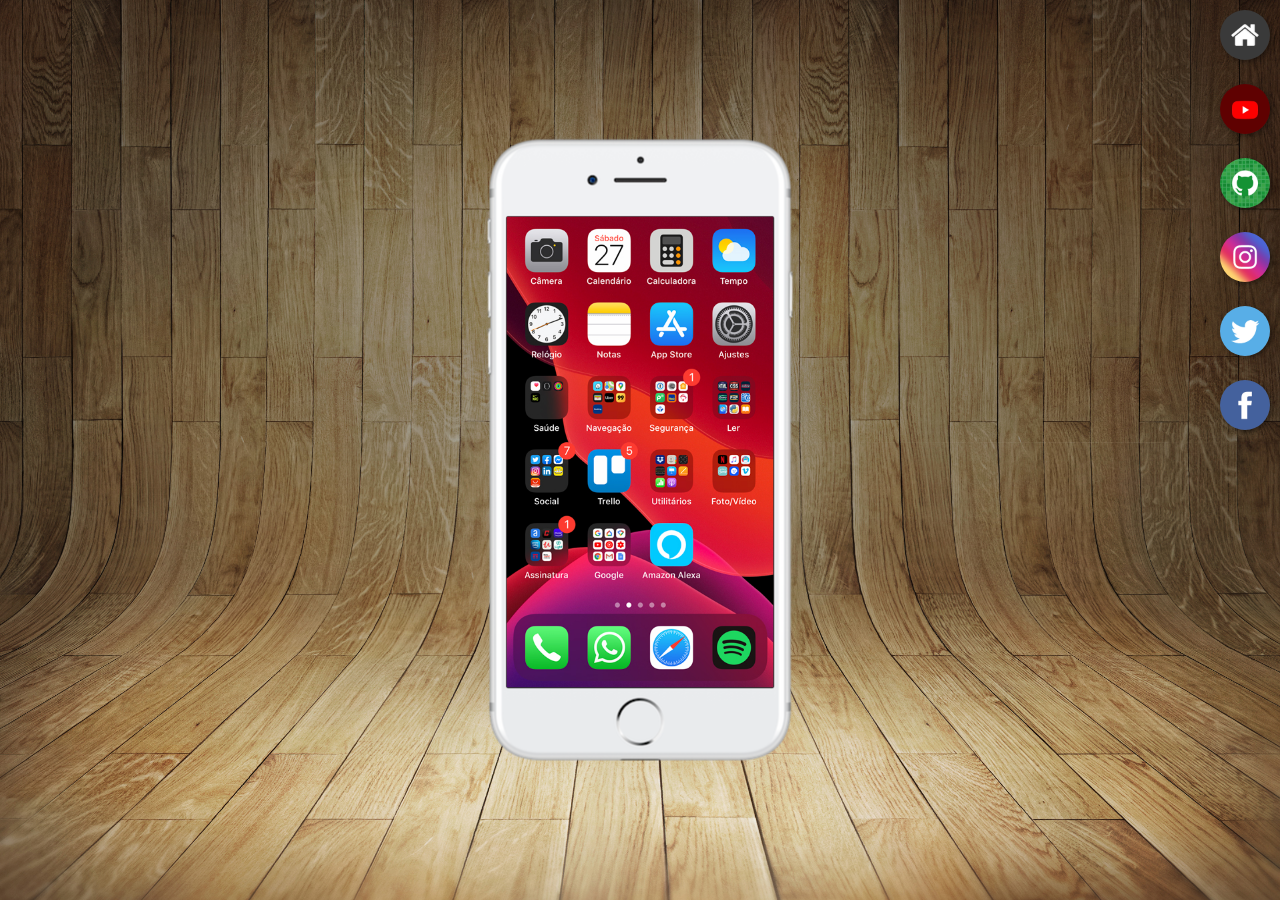
<file: index.html>
<!DOCTYPE html>
<html lang="pt-br">
<head>
    <meta charset="UTF-8">
    <meta name="viewport" content="width=device-width, initial-scale=1.0">
    <title>projeto redes sociais</title>
    <link rel="shortcut icon" href="favicon.ico" type="image/x-icon">
    <link rel="stylesheet" href="estilos/style.css">
</head>
<body>
    <main>
        <section id="telefone">
            <iframe src="home.html" name="tela" id="tela" frameborder="0">
                seu navegador não é compatível com isso.
            </iframe>
        </section>
        <section id="redes-sociais">
            <a href="home.html" target="tela"> <img src="imagens/logo-home.jpg" alt="Home"></a><br>
            <a href="youtube.html" target="tela"> <img src="imagens/logo-youtube.jpg" alt="Youtube"></a><br>
            <a href="github.html" target="tela"><img src="imagens/logo-github.jpg" alt="GitHub"></a><br>
            <a href="instagram.html" target="tela"><img src="imagens/logo-instagram.jpg" alt="Instagram"></a><br>
            <a href="twitter.html" target="tela"><img src="imagens/logo-twitter.jpg" alt="twitter"></a><br>
            <a href="facebook.html" target="tela"><img src="imagens/logo-facebook.jpg" alt="Facebook"></a>
        </section>
    </main>
</body>
</html>
</file>
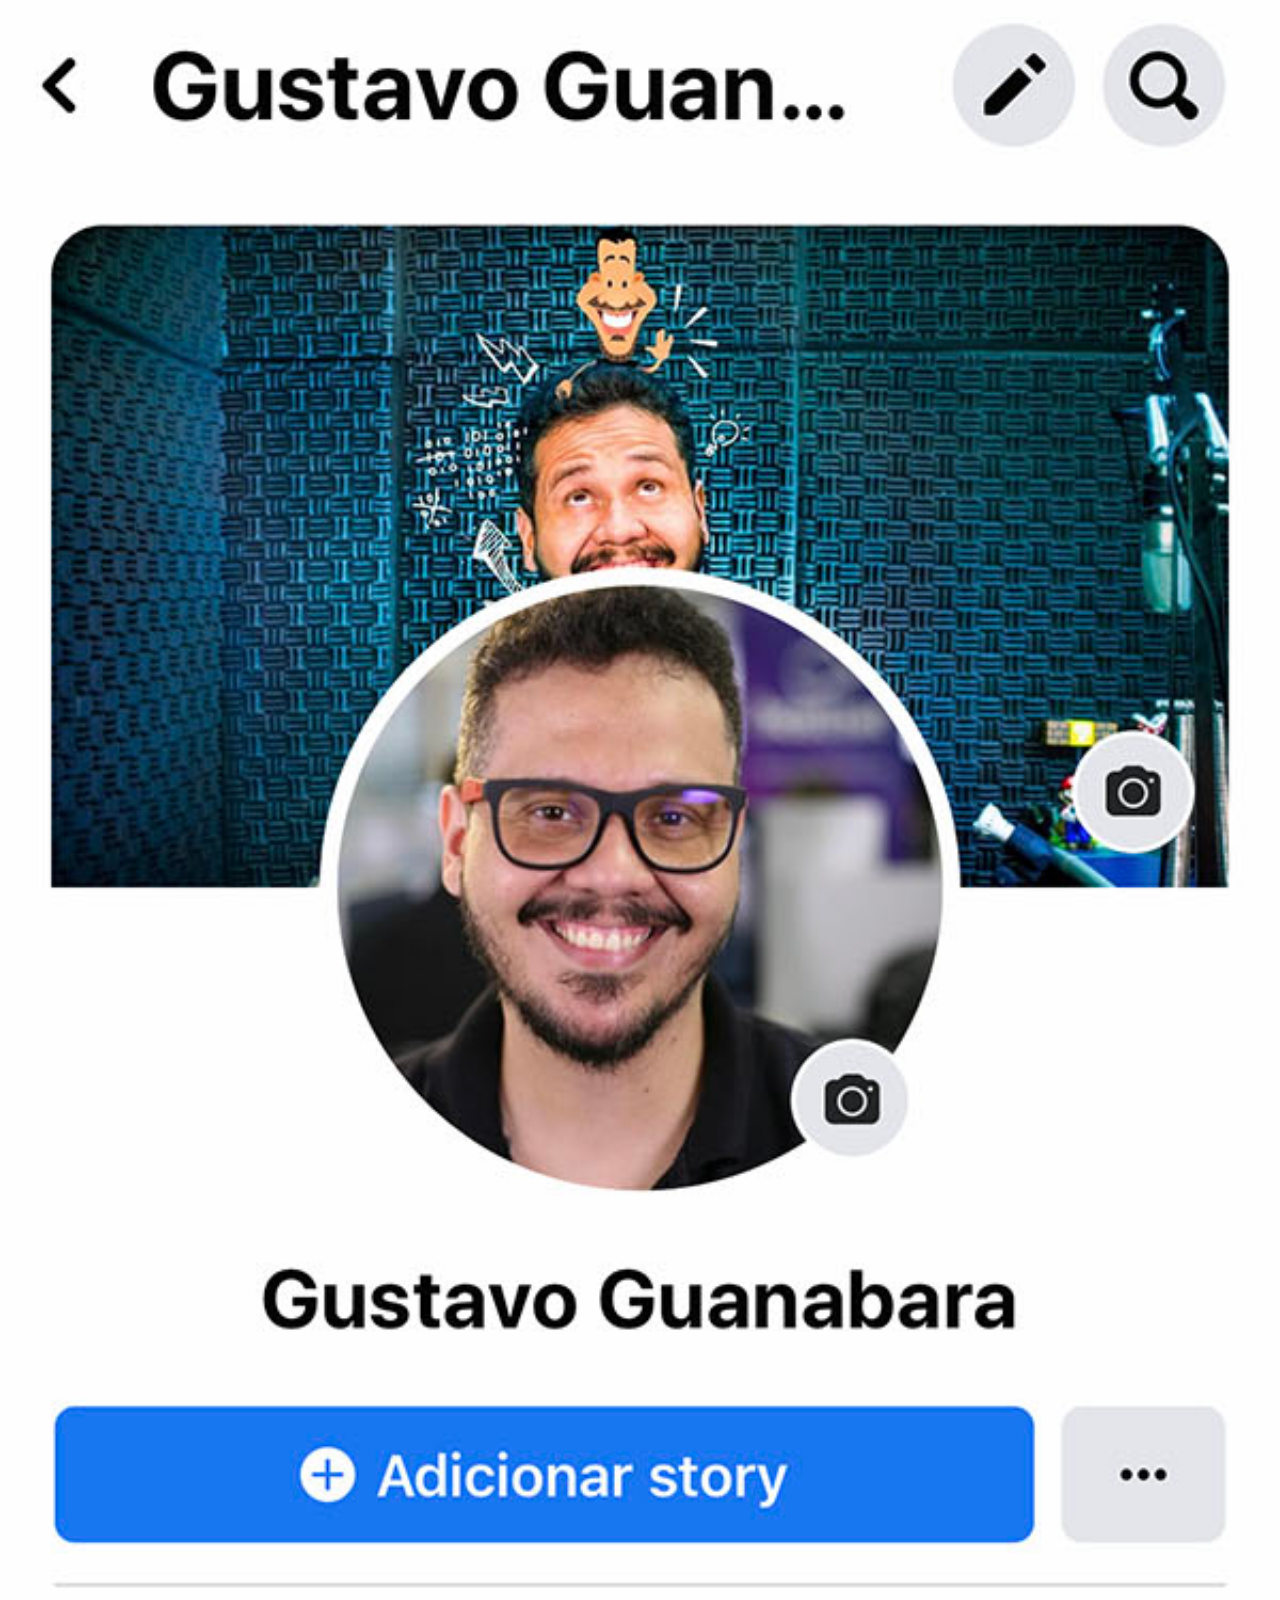
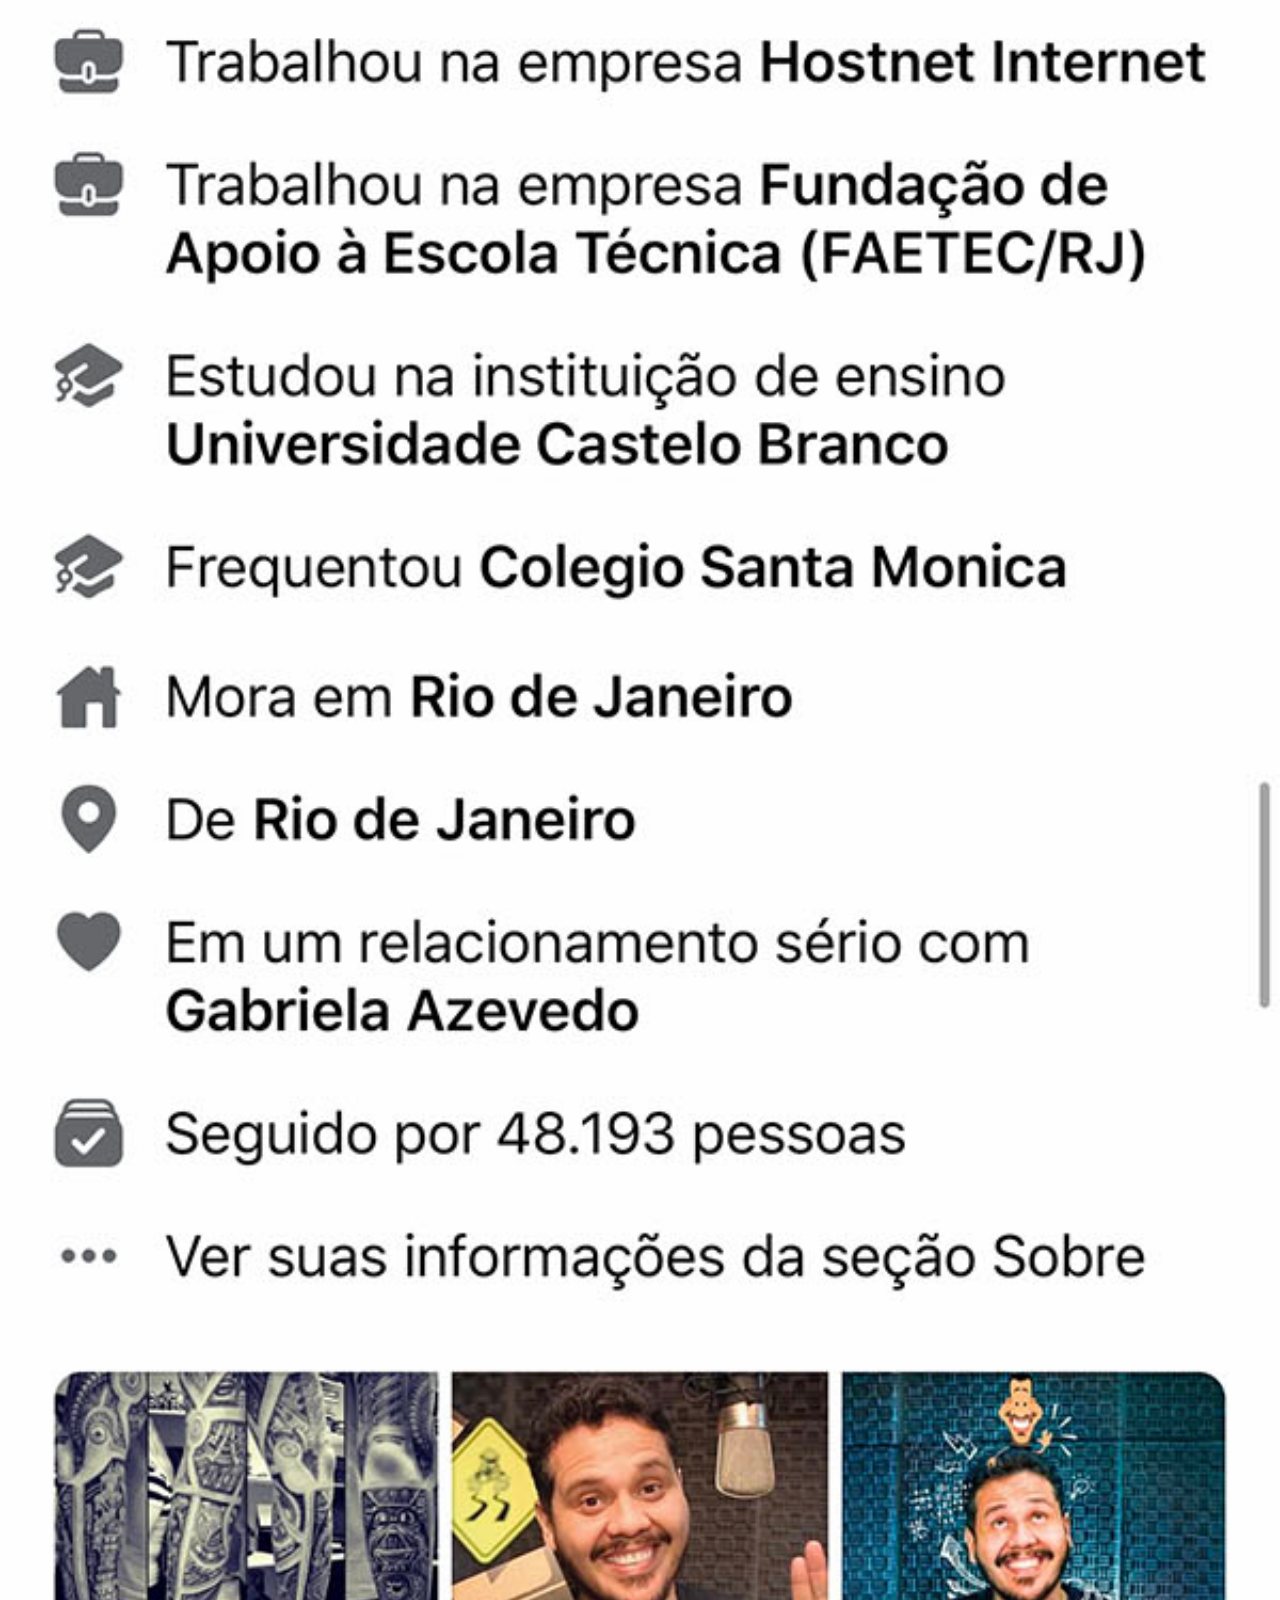
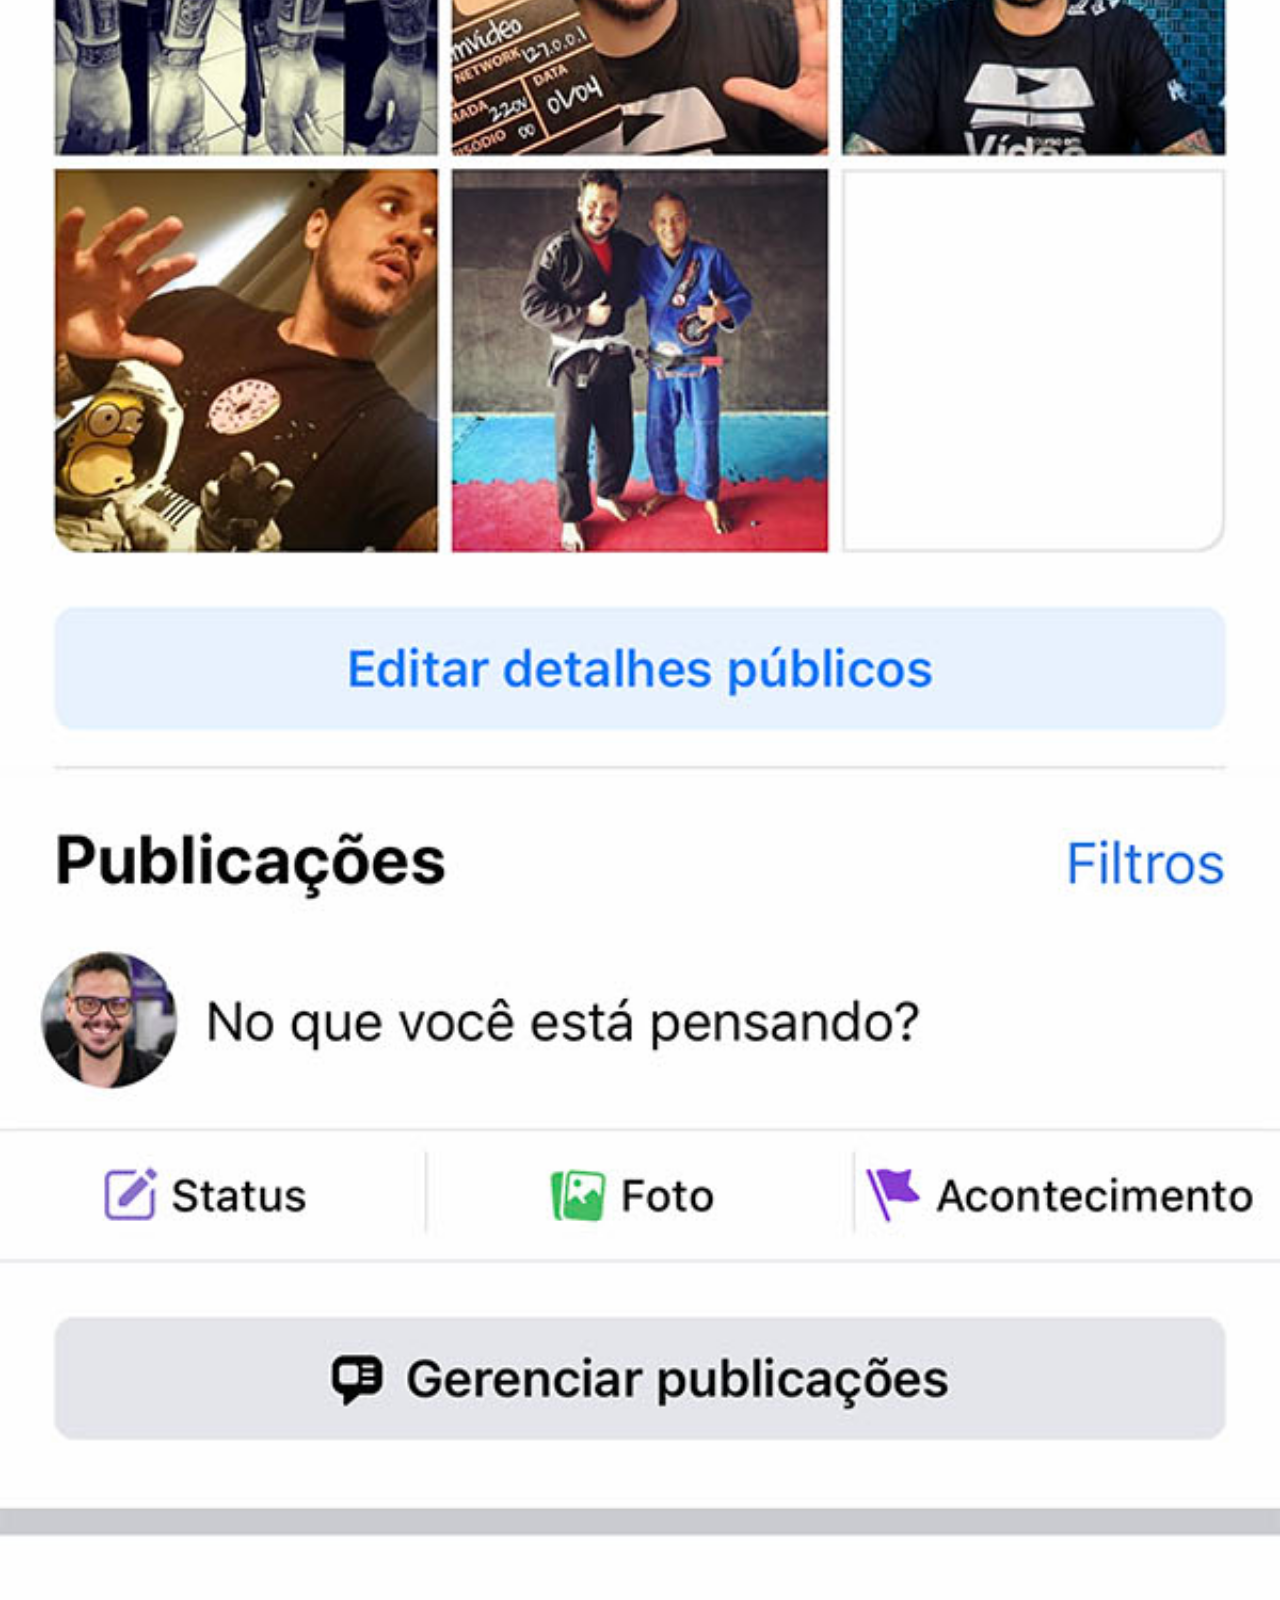
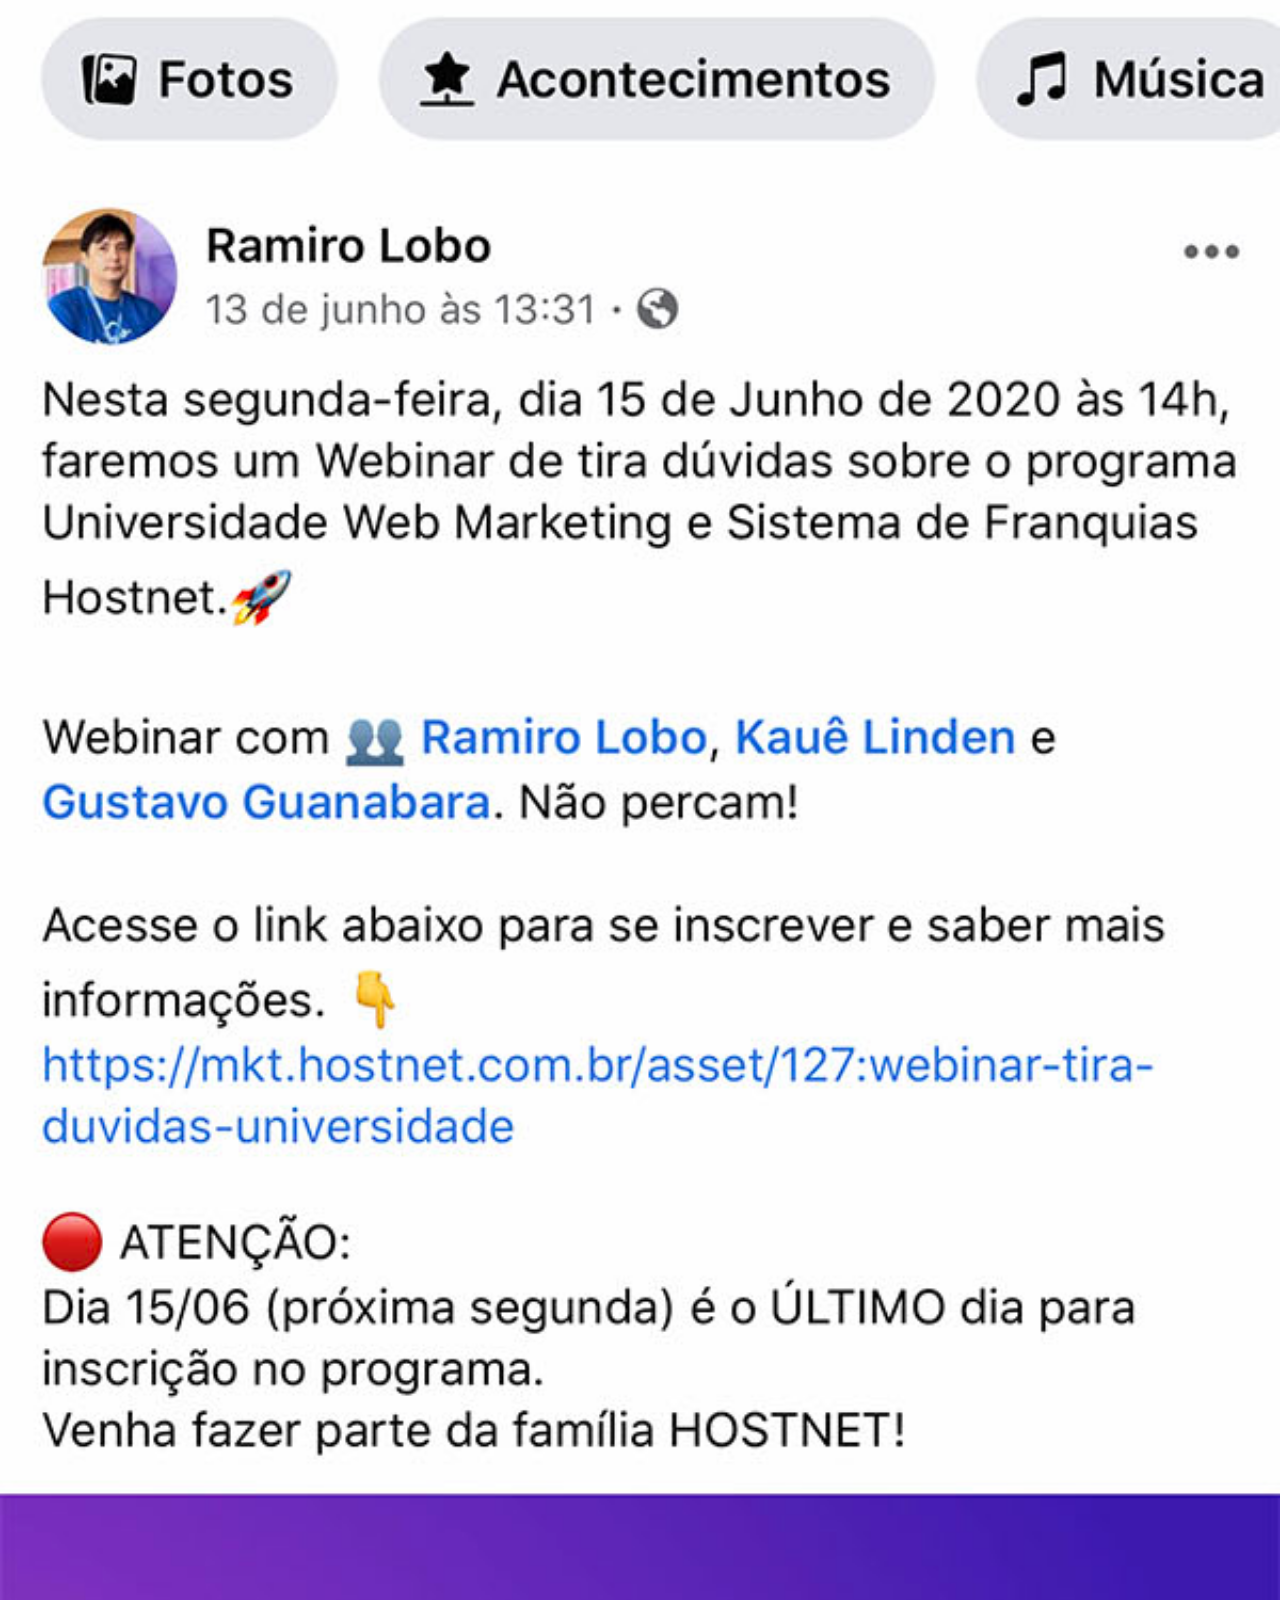
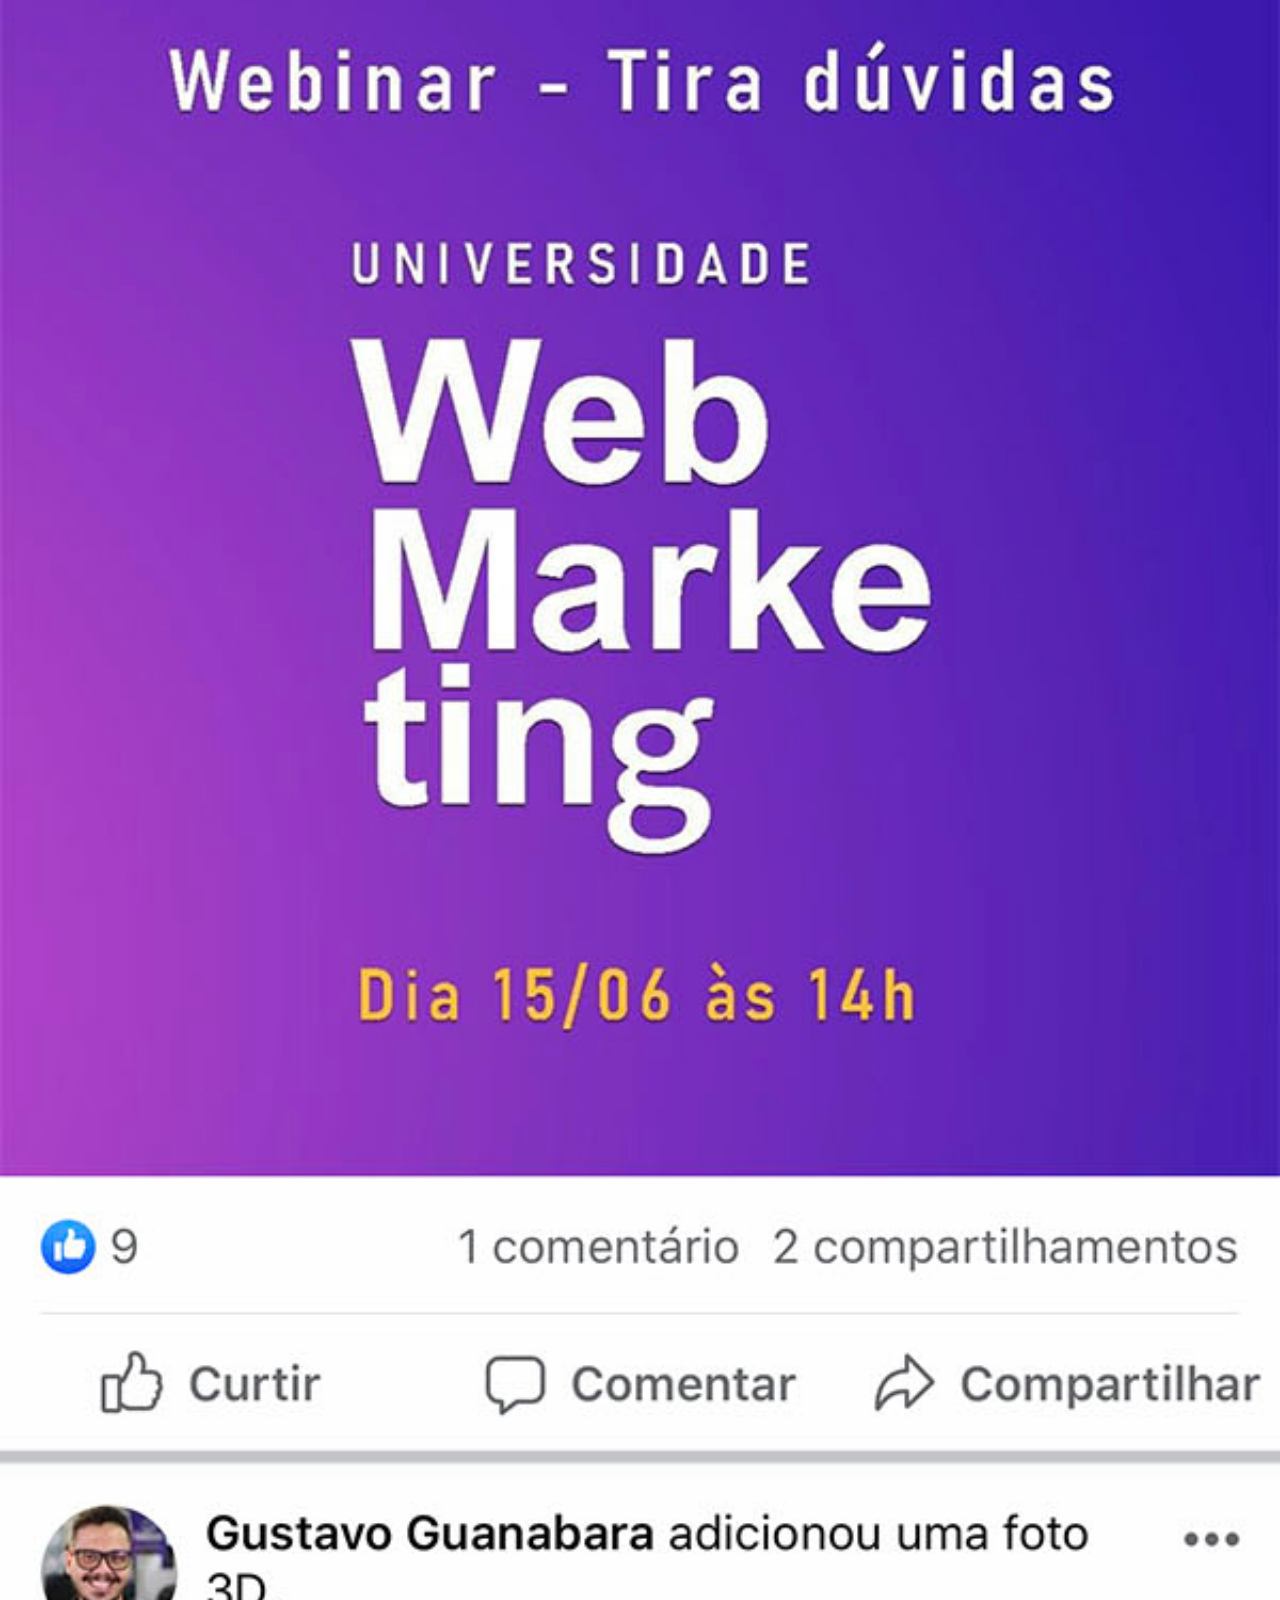
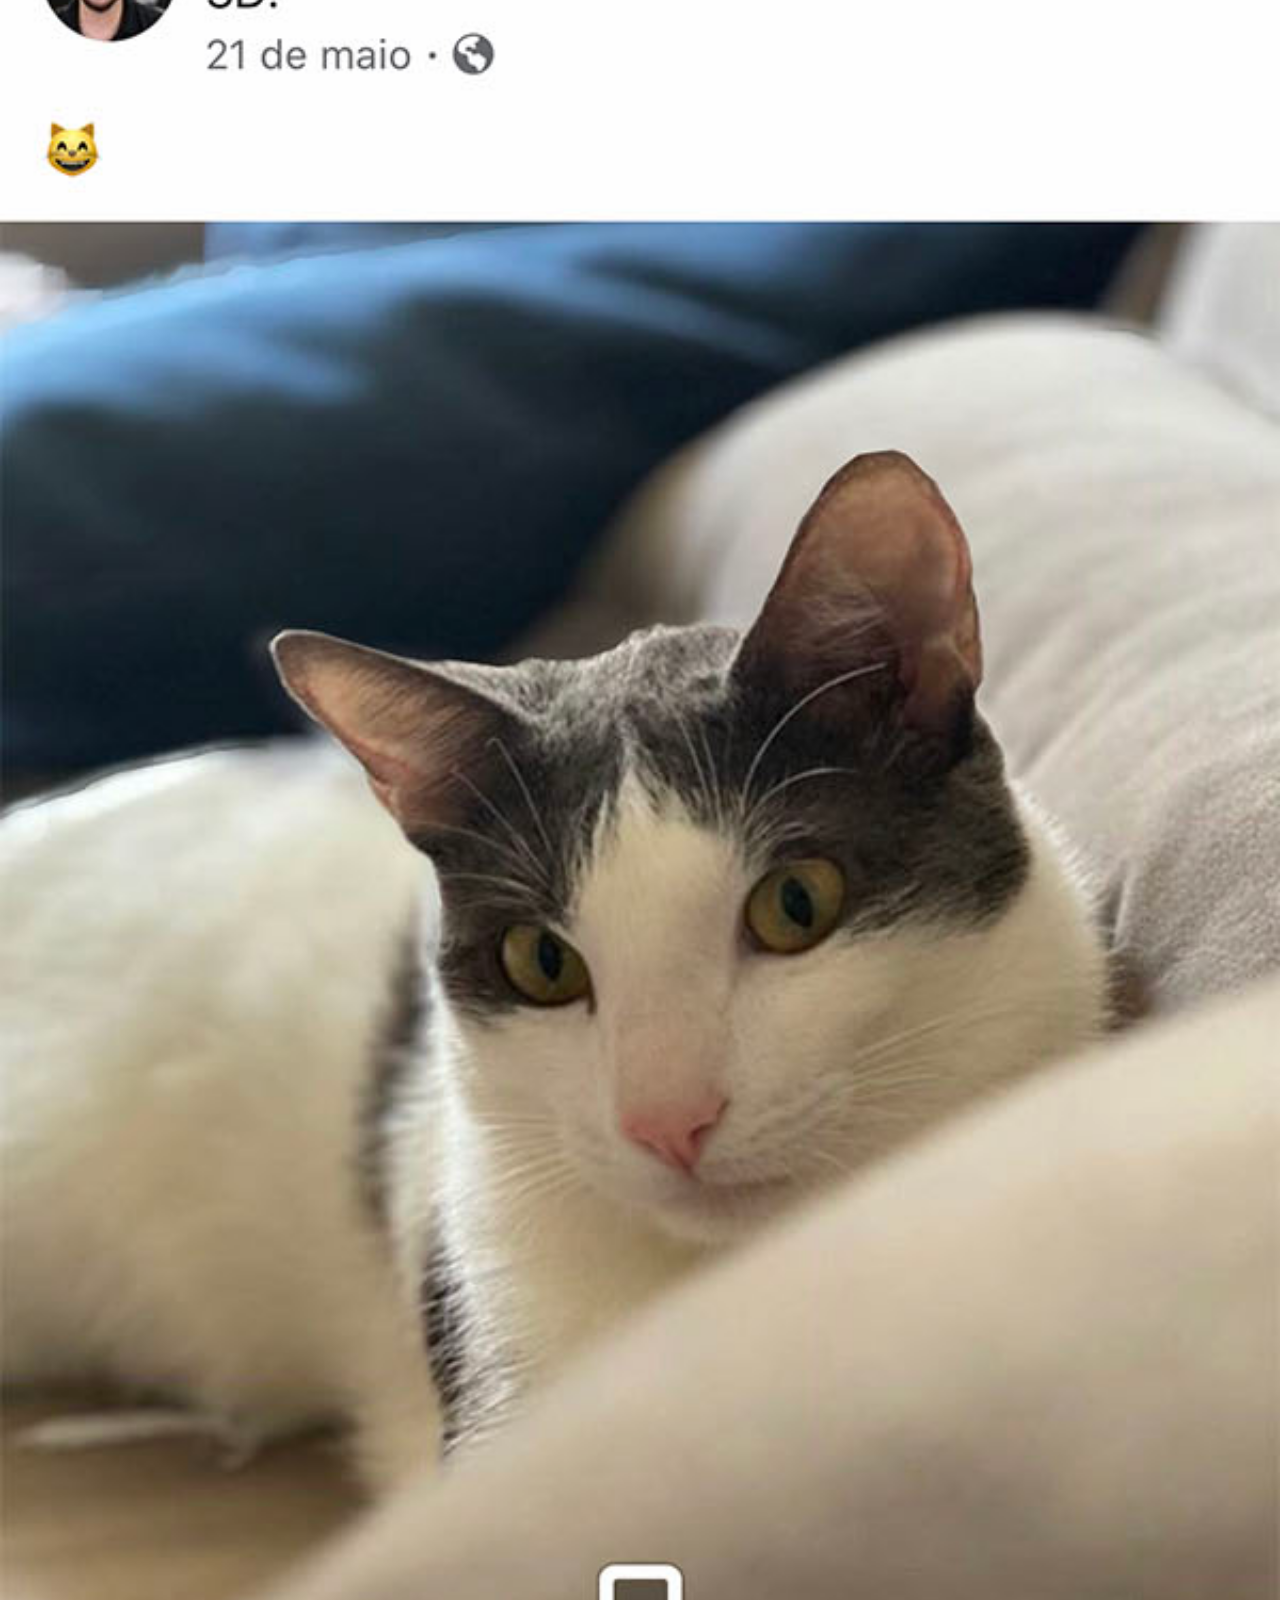
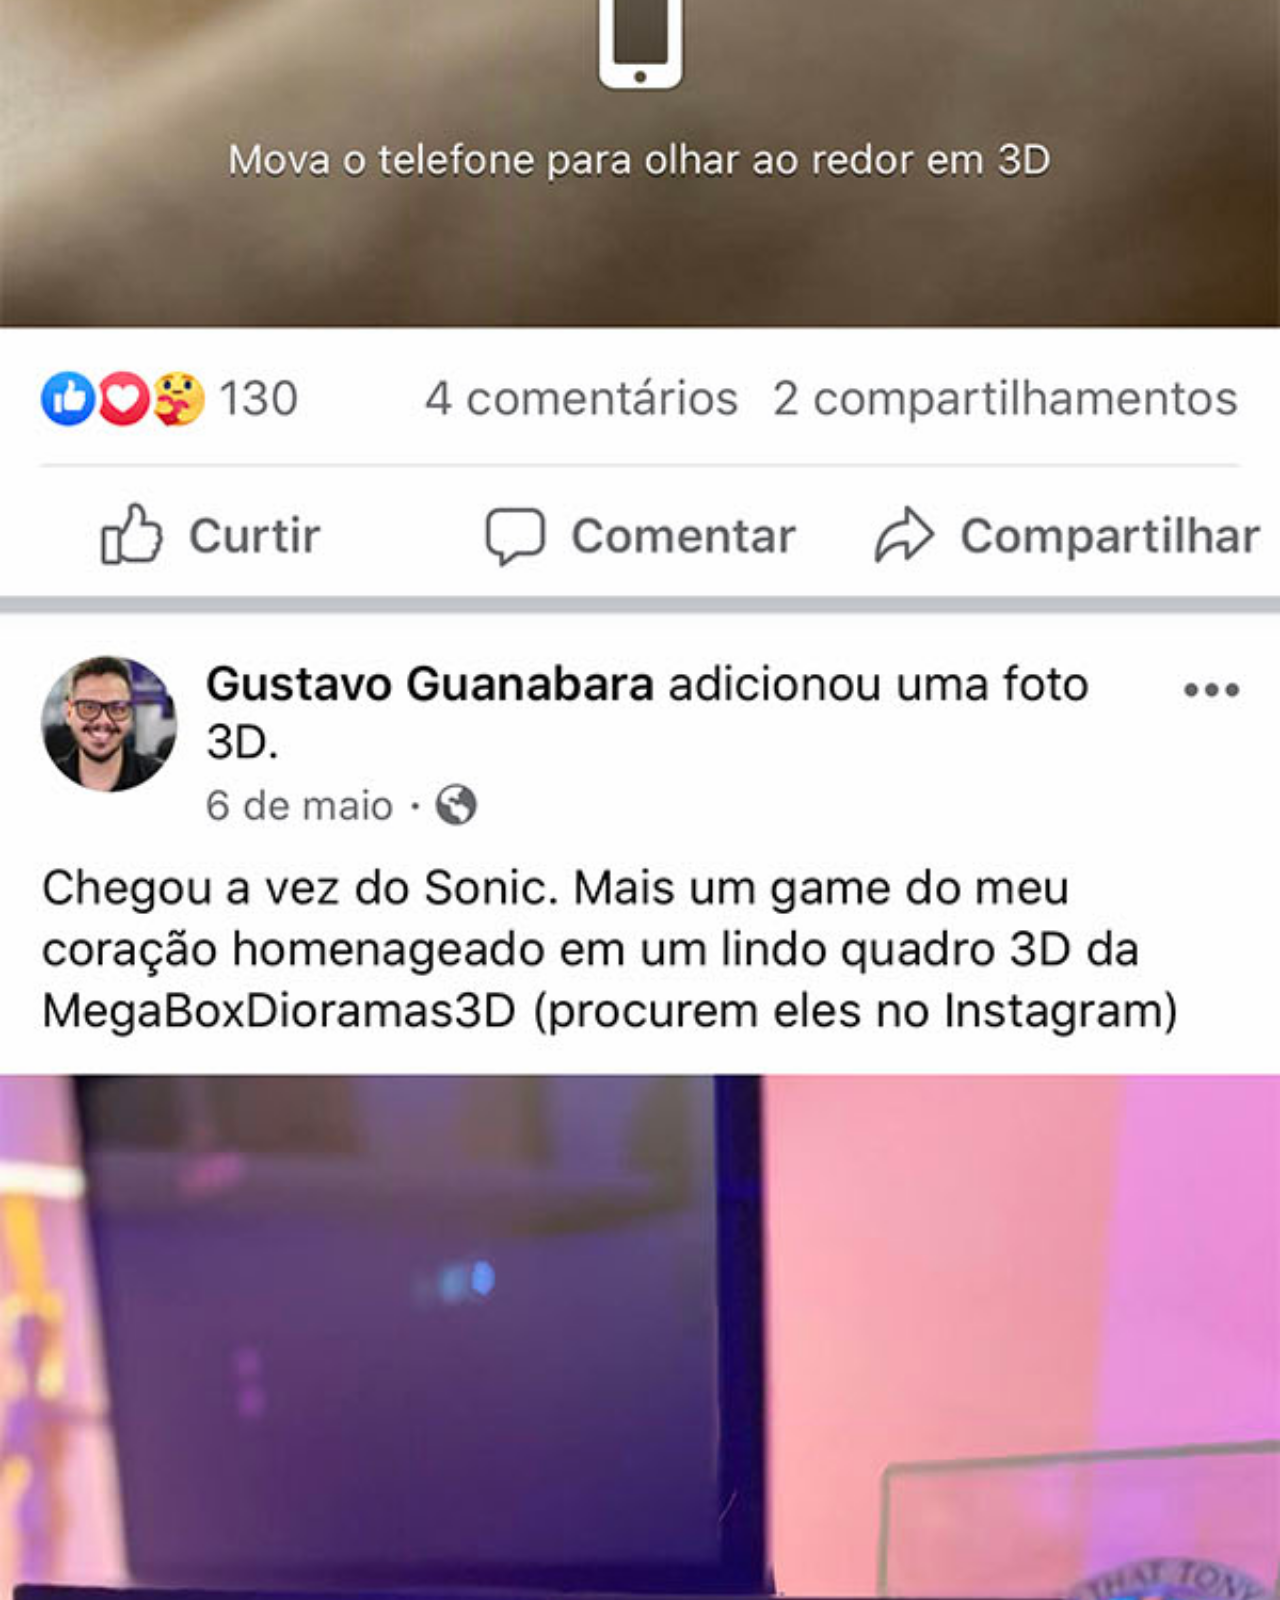
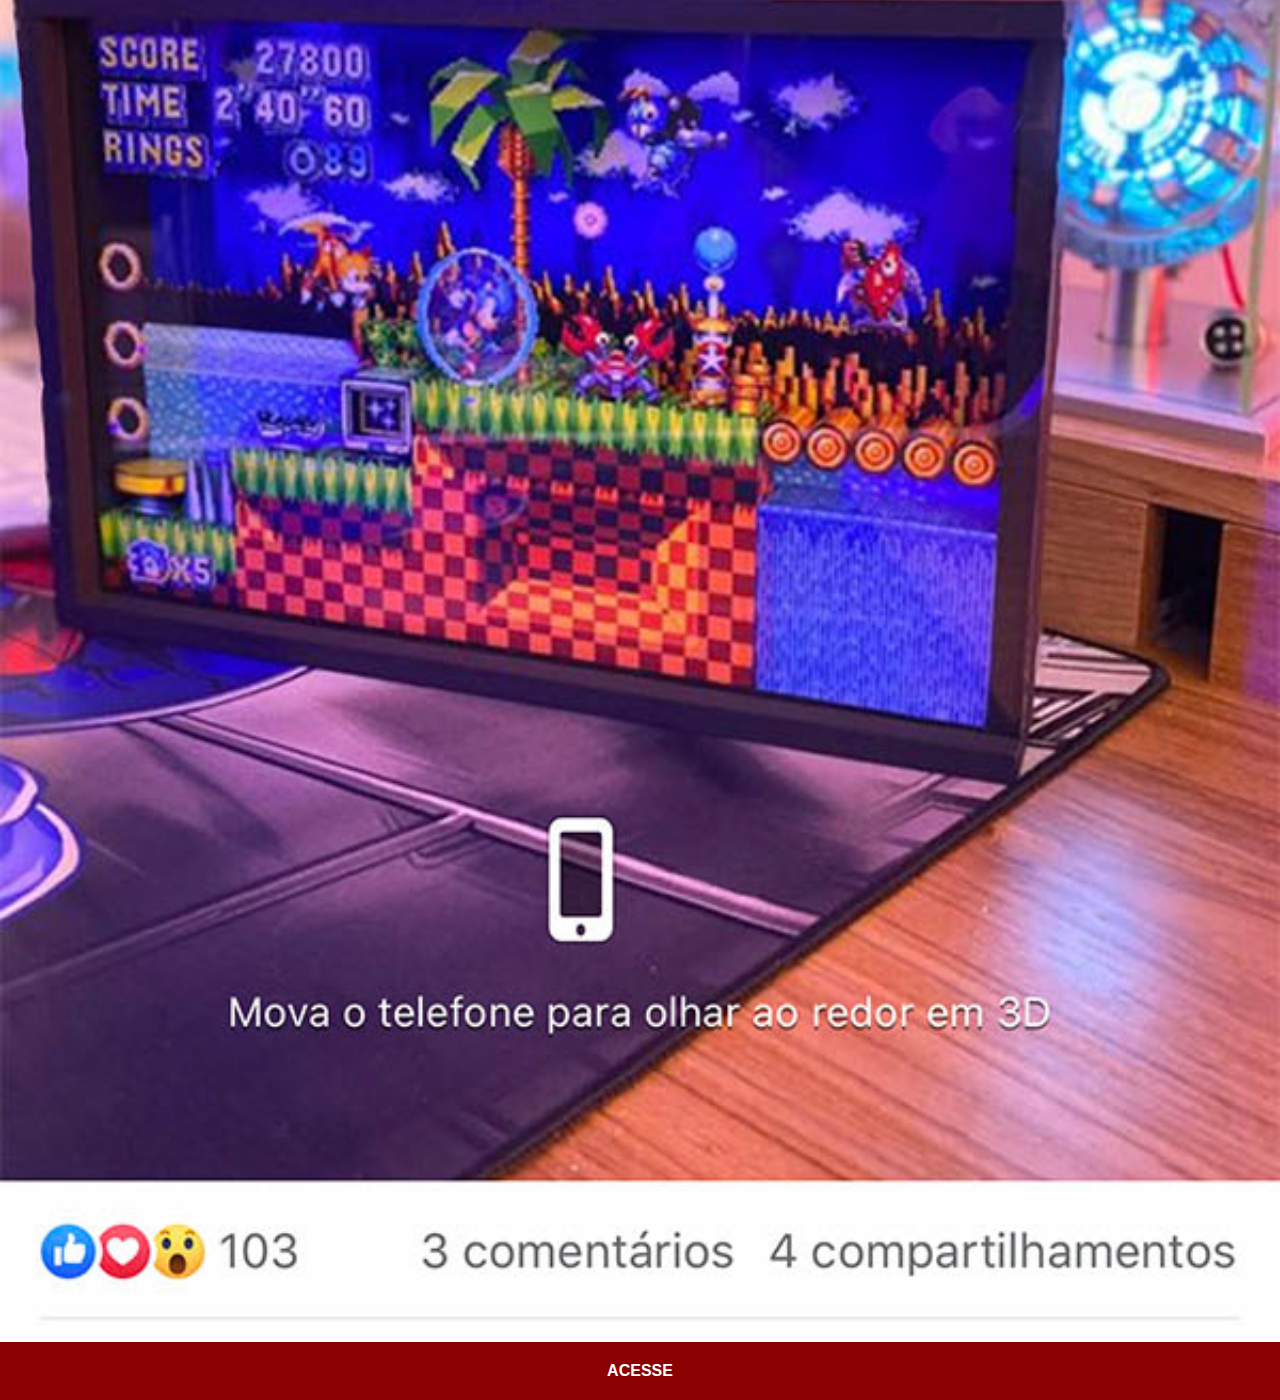
<file: facebook.html>
<!DOCTYPE html>
<html lang="pt-br">
<head>
    <meta charset="UTF-8">
    <meta name="viewport" content="width=device-width, initial-scale=1.0">
    <title>facebook</title>
    <link rel="stylesheet" href="estilos/social.css">
</head>
<body>
    <img src="imagens/tela-facebook.jpg" alt="facebook">
    <a href="https://www.facebook.com/MarcelloaugustoSalvatore/" target="_blank">ACESSE</a>
</body>
</html>
</file>
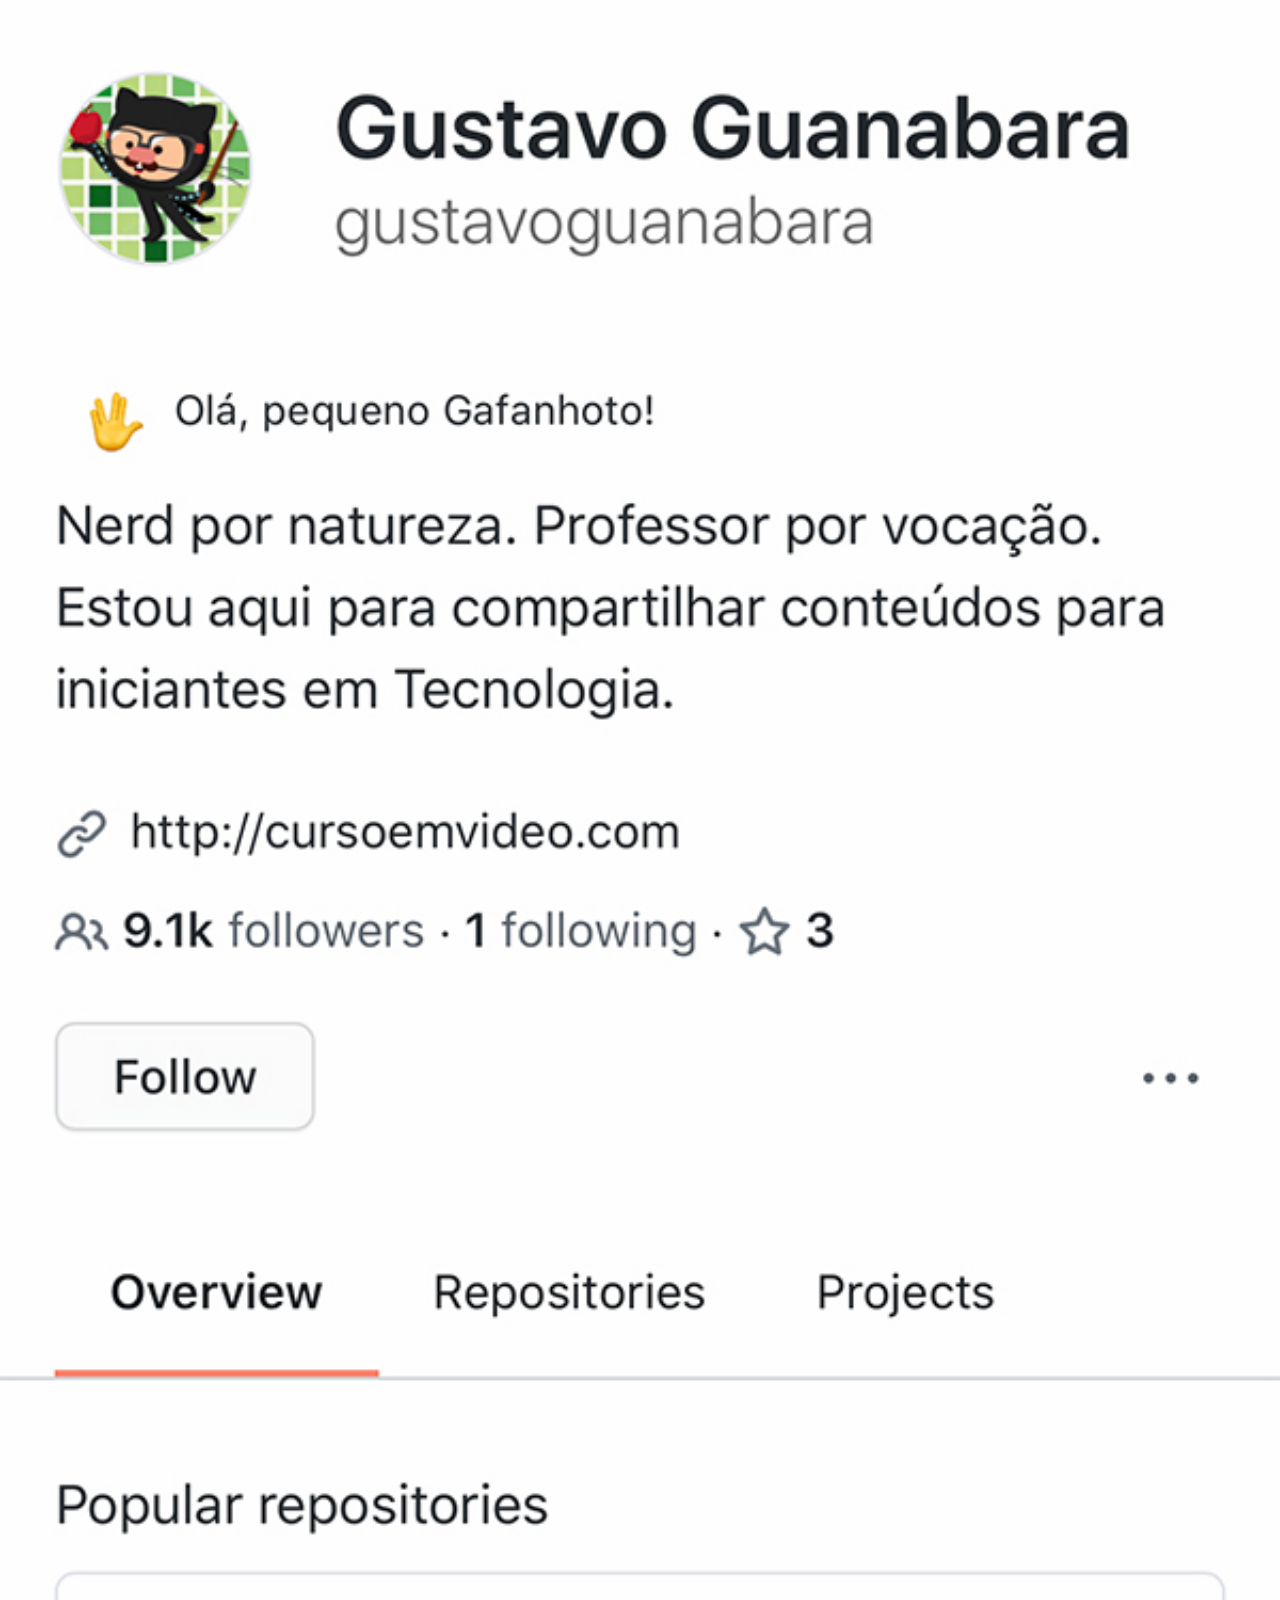
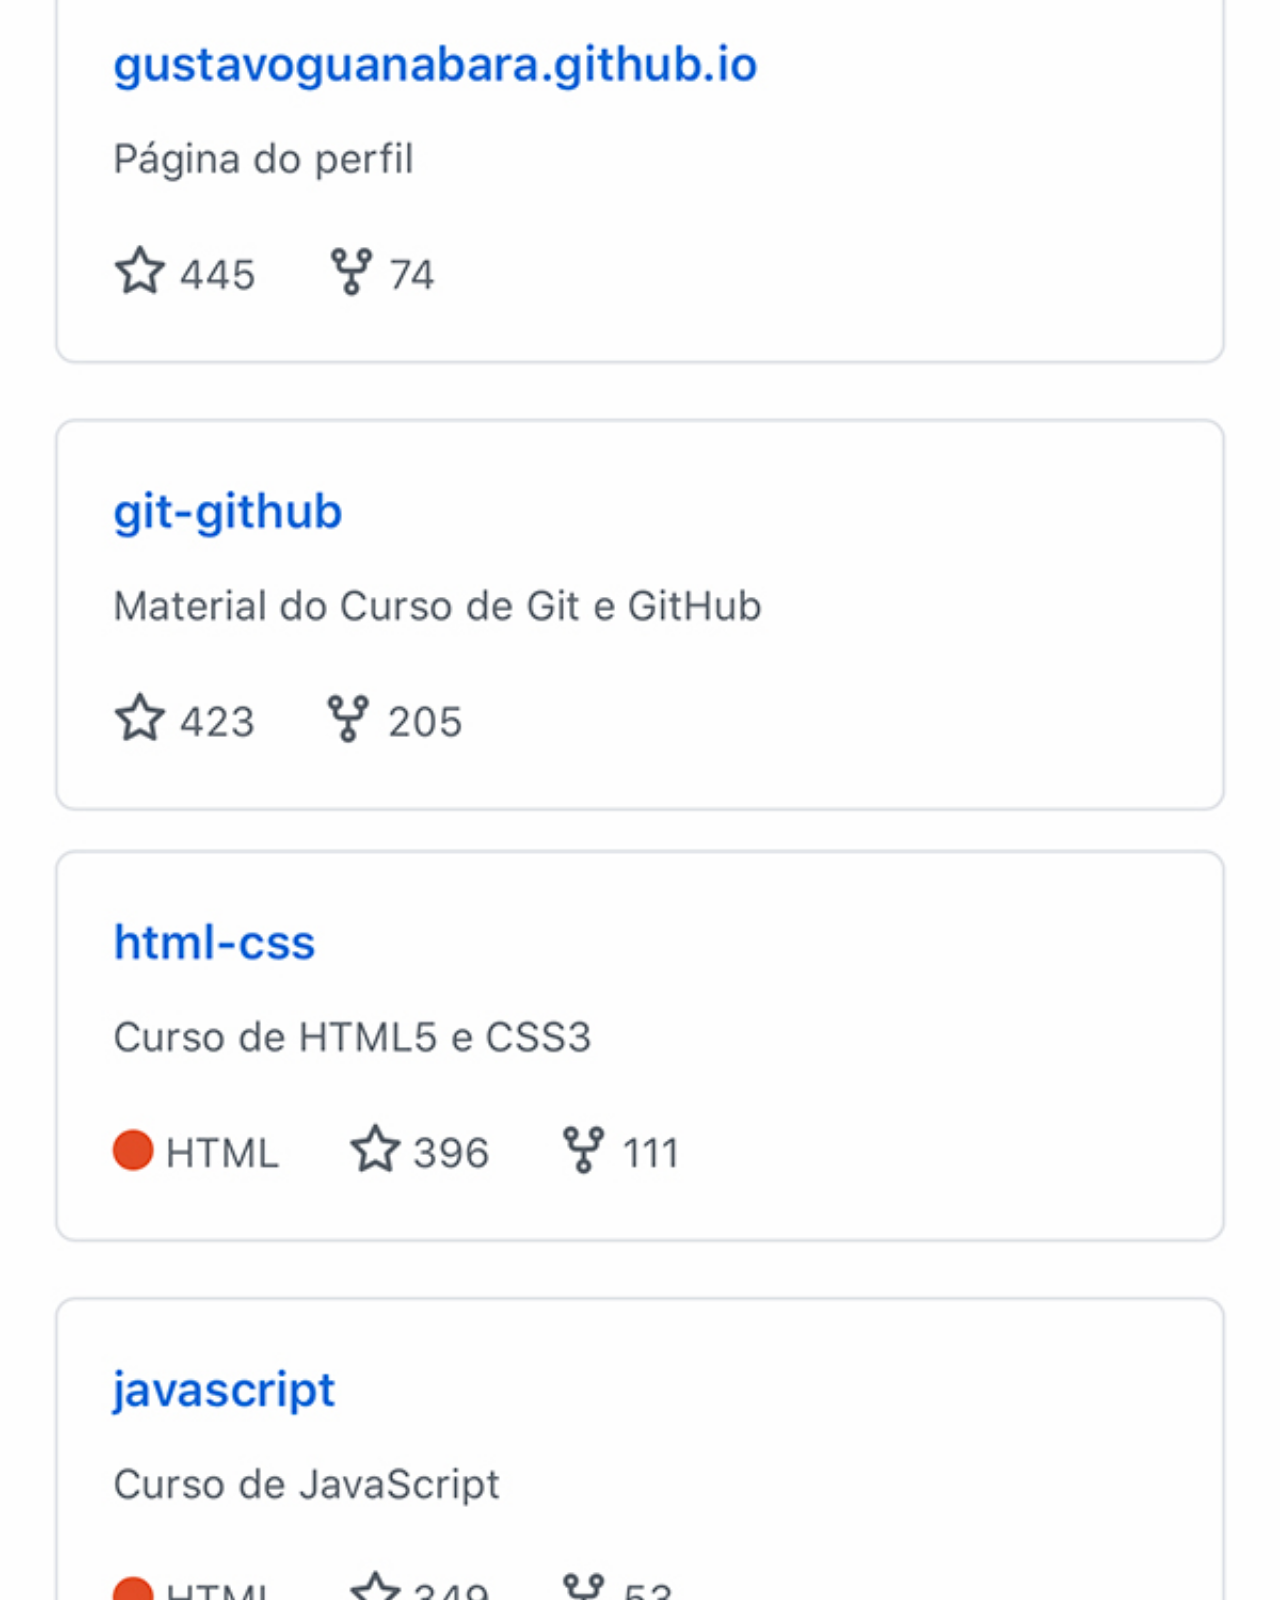
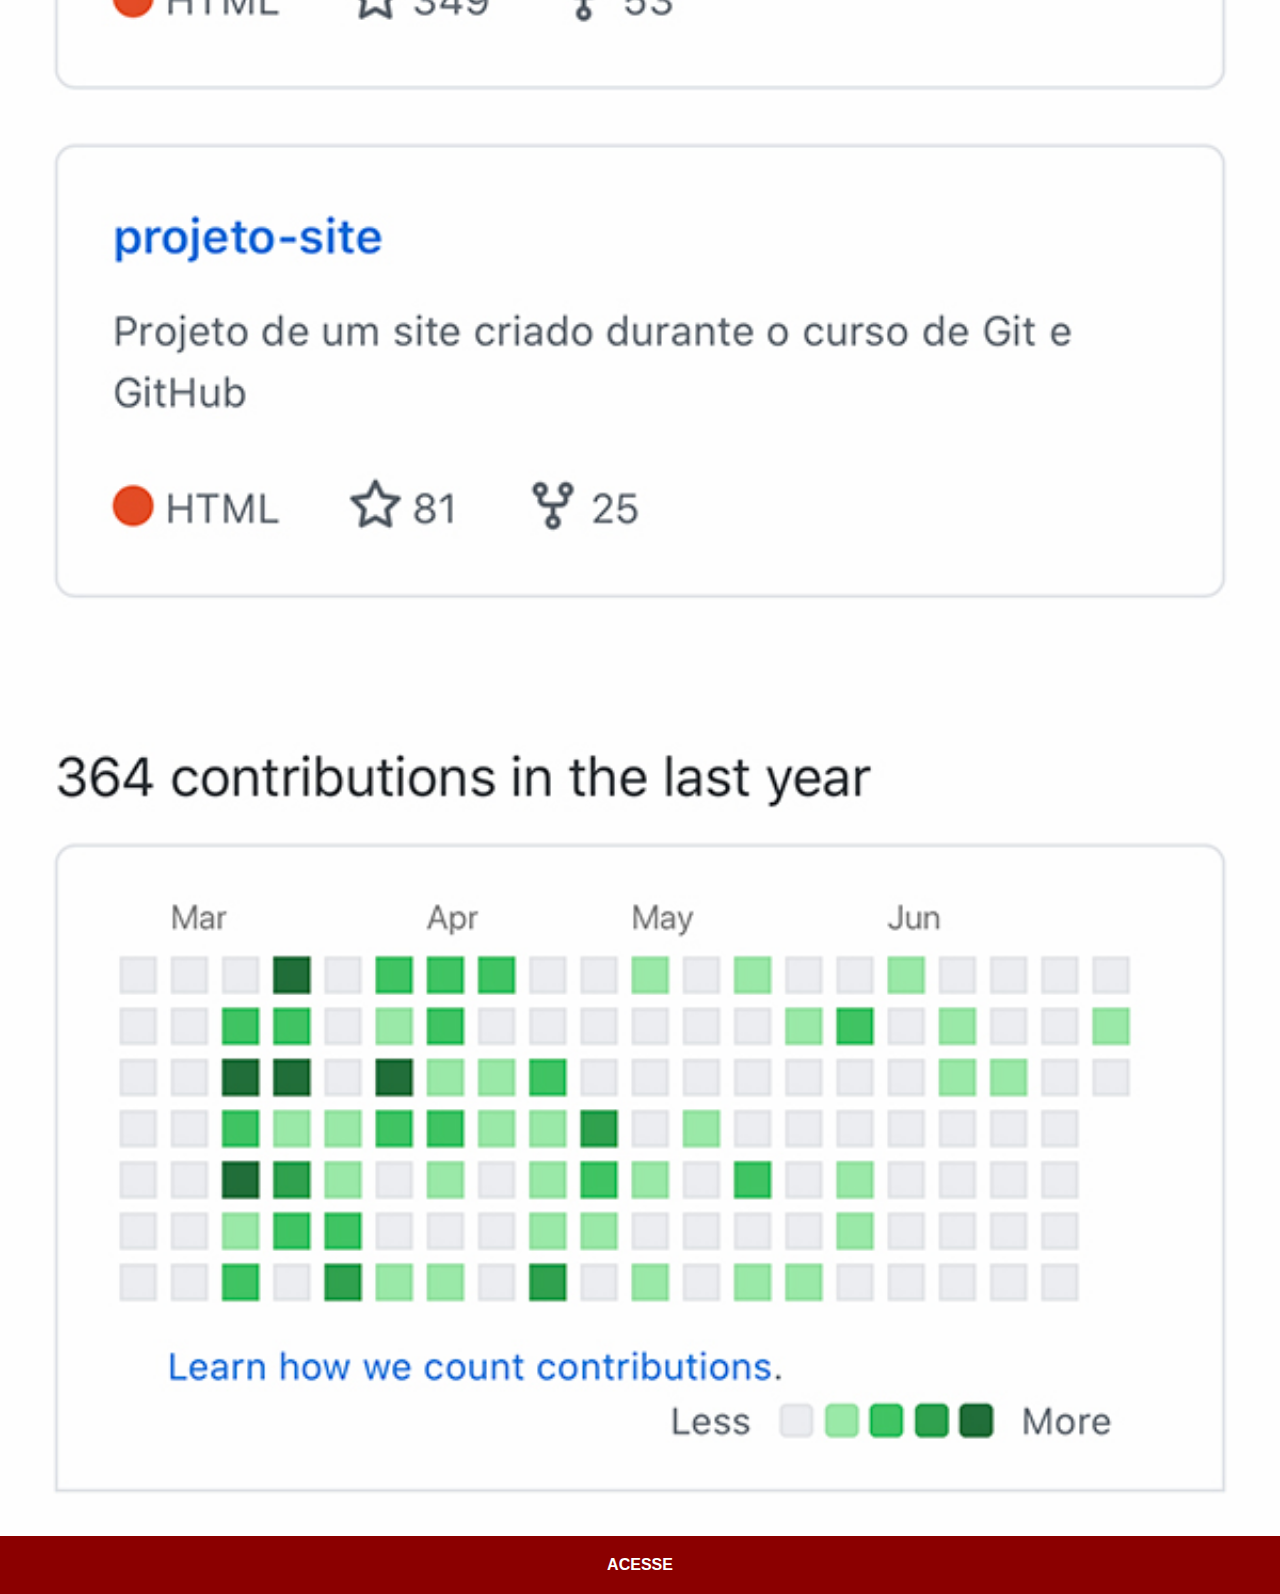
<file: github.html>
<!DOCTYPE html>
<html lang="pt-br">
<head>
    <meta charset="UTF-8">
    <meta name="viewport" content="width=device-width, initial-scale=1.0">
    <title>github</title>
    <link rel="stylesheet" href="estilos/social.css">
</head>
<body>
    <img src="imagens/tela-github.jpg" alt="github">
    <a href="https://github.com/marcelocarvalho10" target="_blank">ACESSE</a>
</body>
</html>
</file>
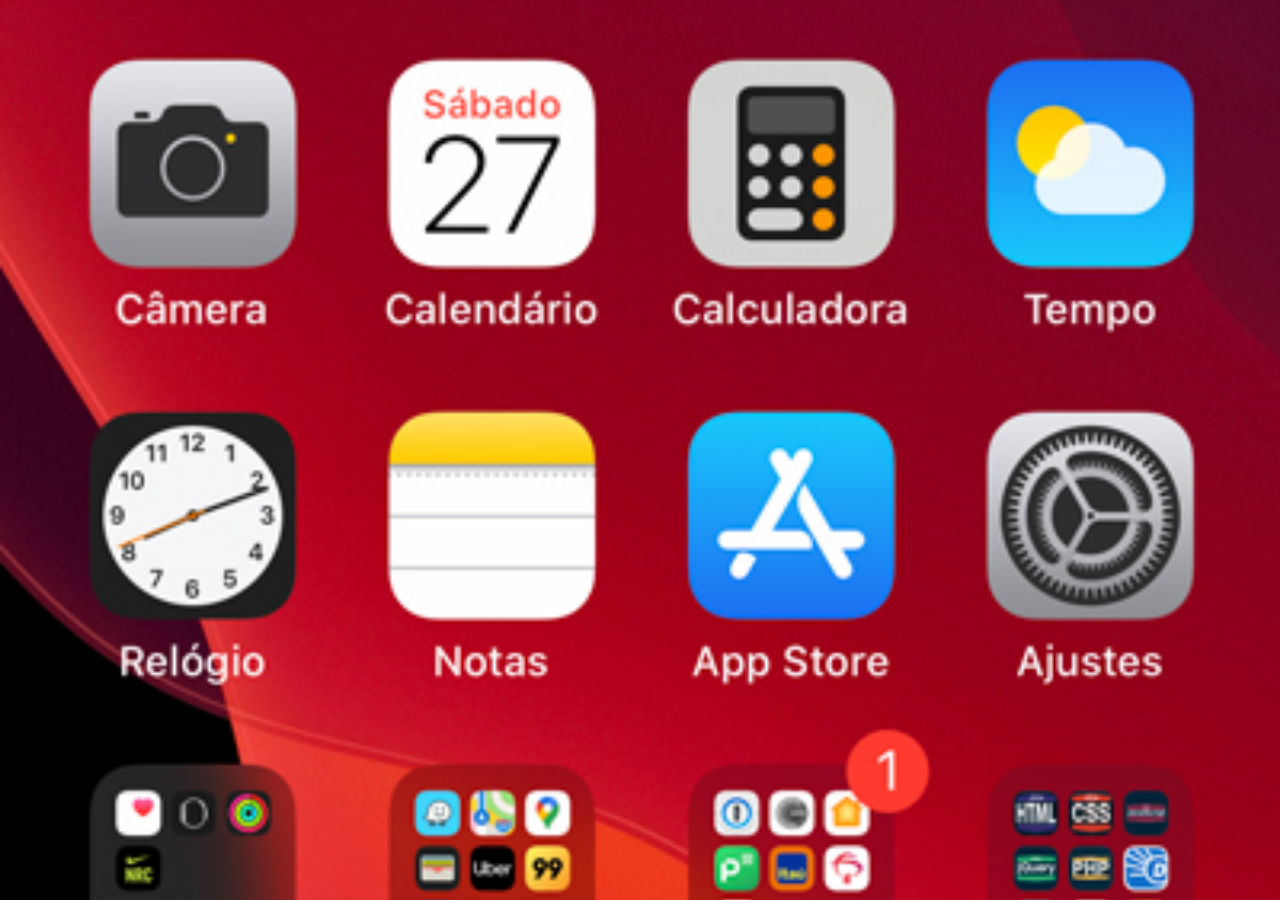
<file: home.html>
<!DOCTYPE html>
<html lang="pt-br">
<head>
    <meta charset="UTF-8">
    <meta name="viewport" content="width=device-width, initial-scale=1.0">
    <title>home</title>
    <style>
        *{
            margin: 0%;
            padding: 0%;

        }
        body{
            height: 100vh;
            width: 100vw;
            background: black url('imagens/tela-home.jpg') no-repeat top center;
            background-size: cover;
            
        }
    </style>
</head>
<body>
    
</body>
</html>
</file>
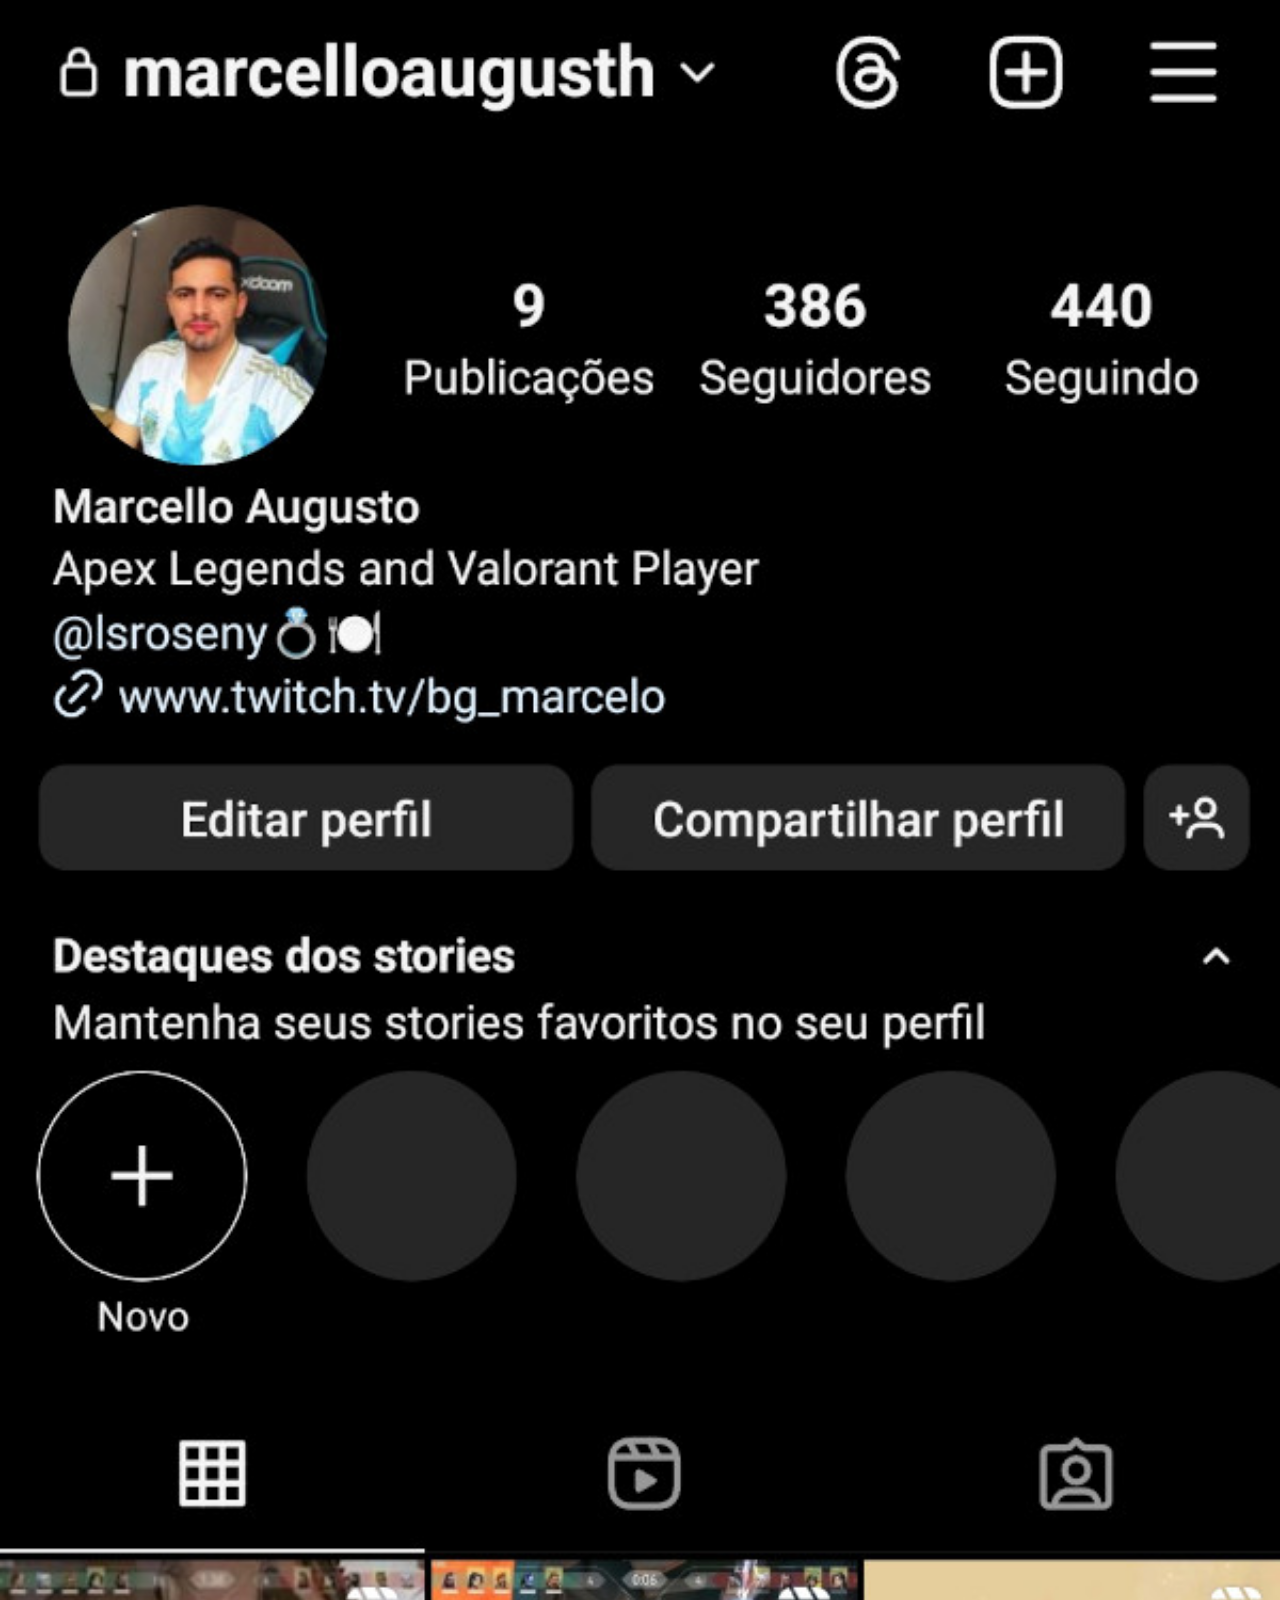
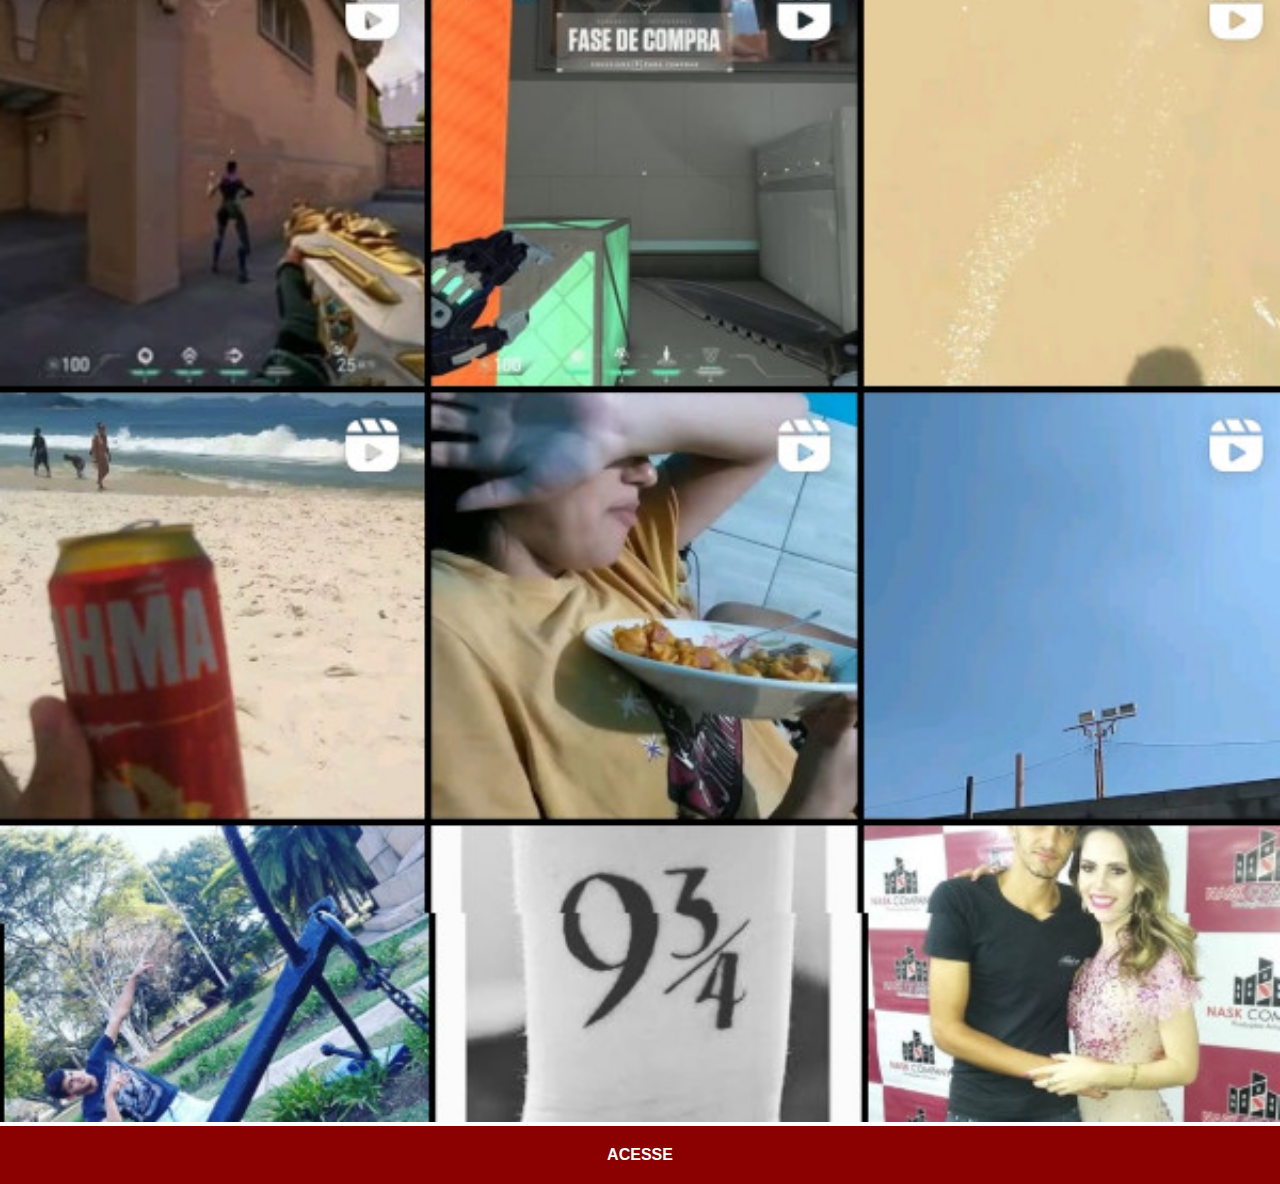
<file: instagram.html>
<!DOCTYPE html>
<html lang="pt-br">
<head>
    <meta charset="UTF-8">
    <meta name="viewport" content="width=device-width, initial-scale=1.0">
    <title>Instagram</title>
    <link rel="stylesheet" href="estilos/social.css">
</head>
<body>
    <img src="imagens/tela-instagram - Copia.jpg" alt="Instagram">
    <a href="https://www.instagram.com/marcelloaugusth/" target="_blank">ACESSE</a>
</body>
</html>
</file>
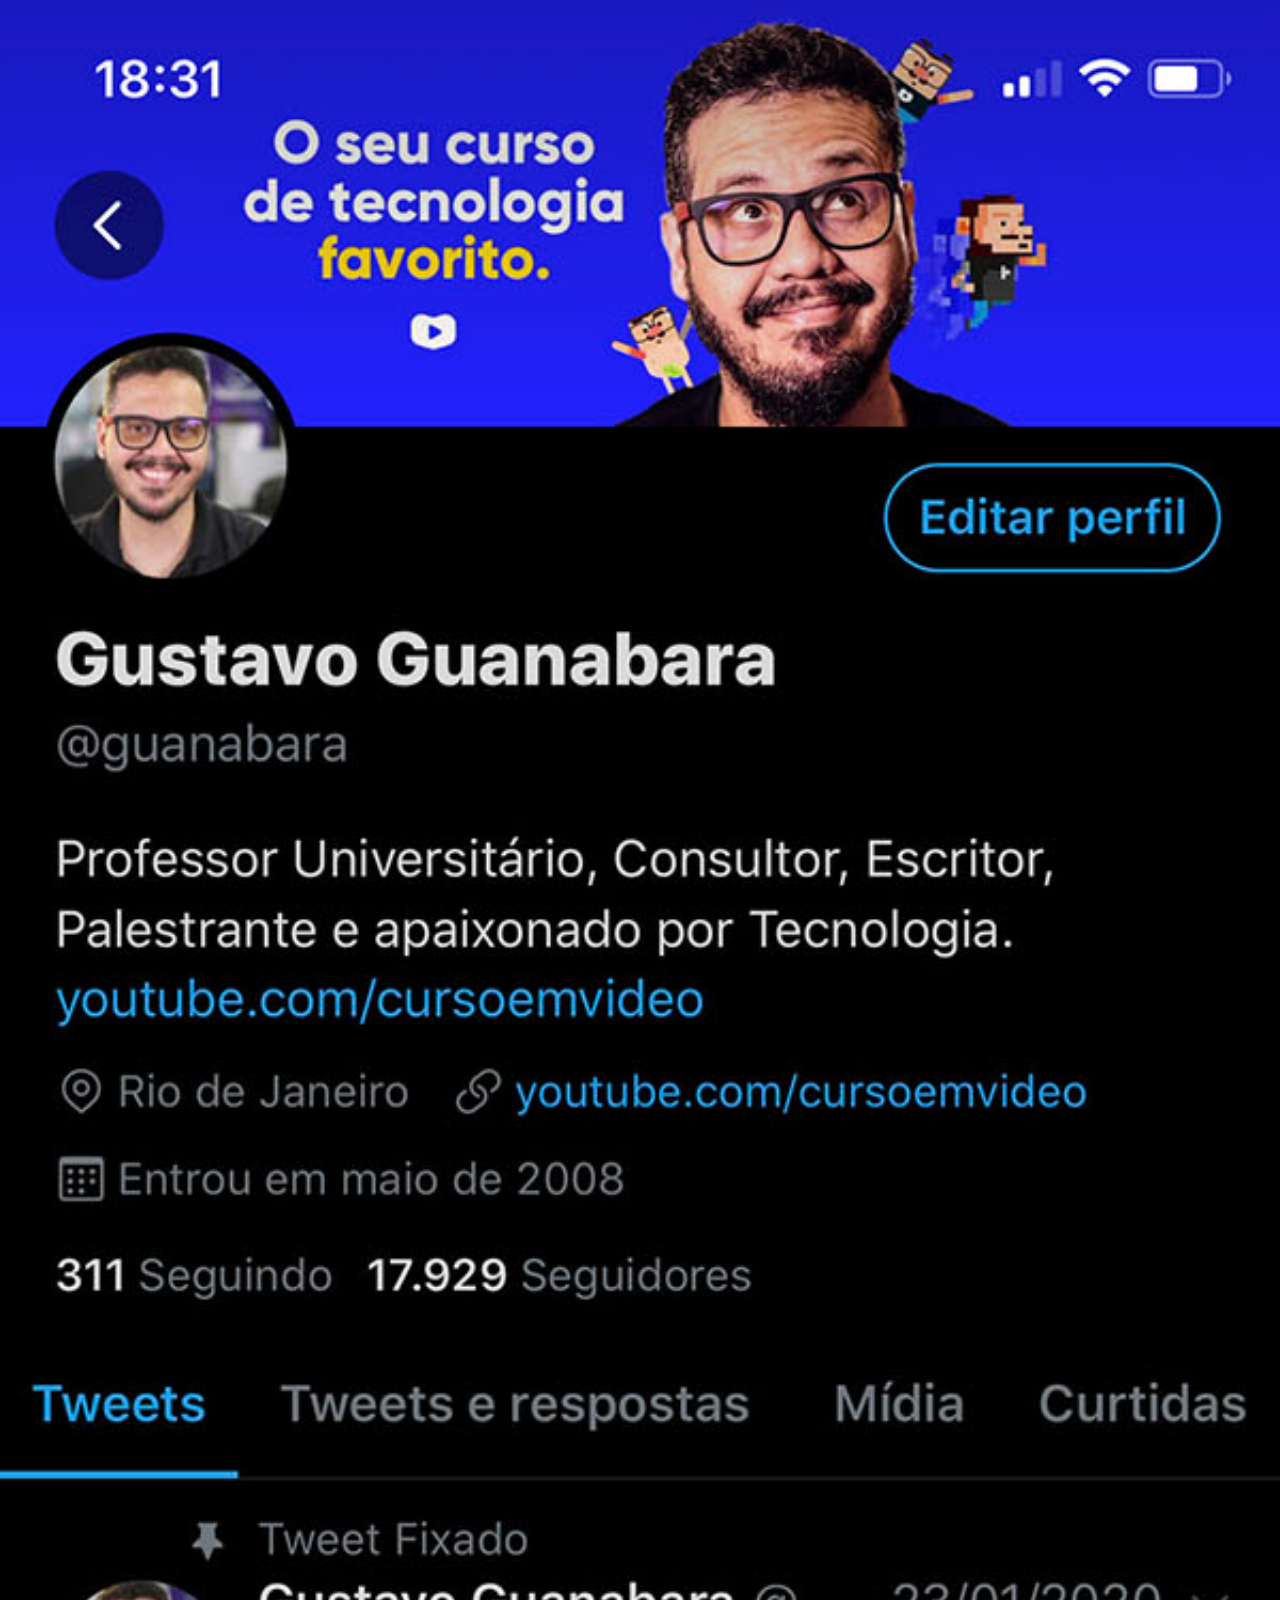
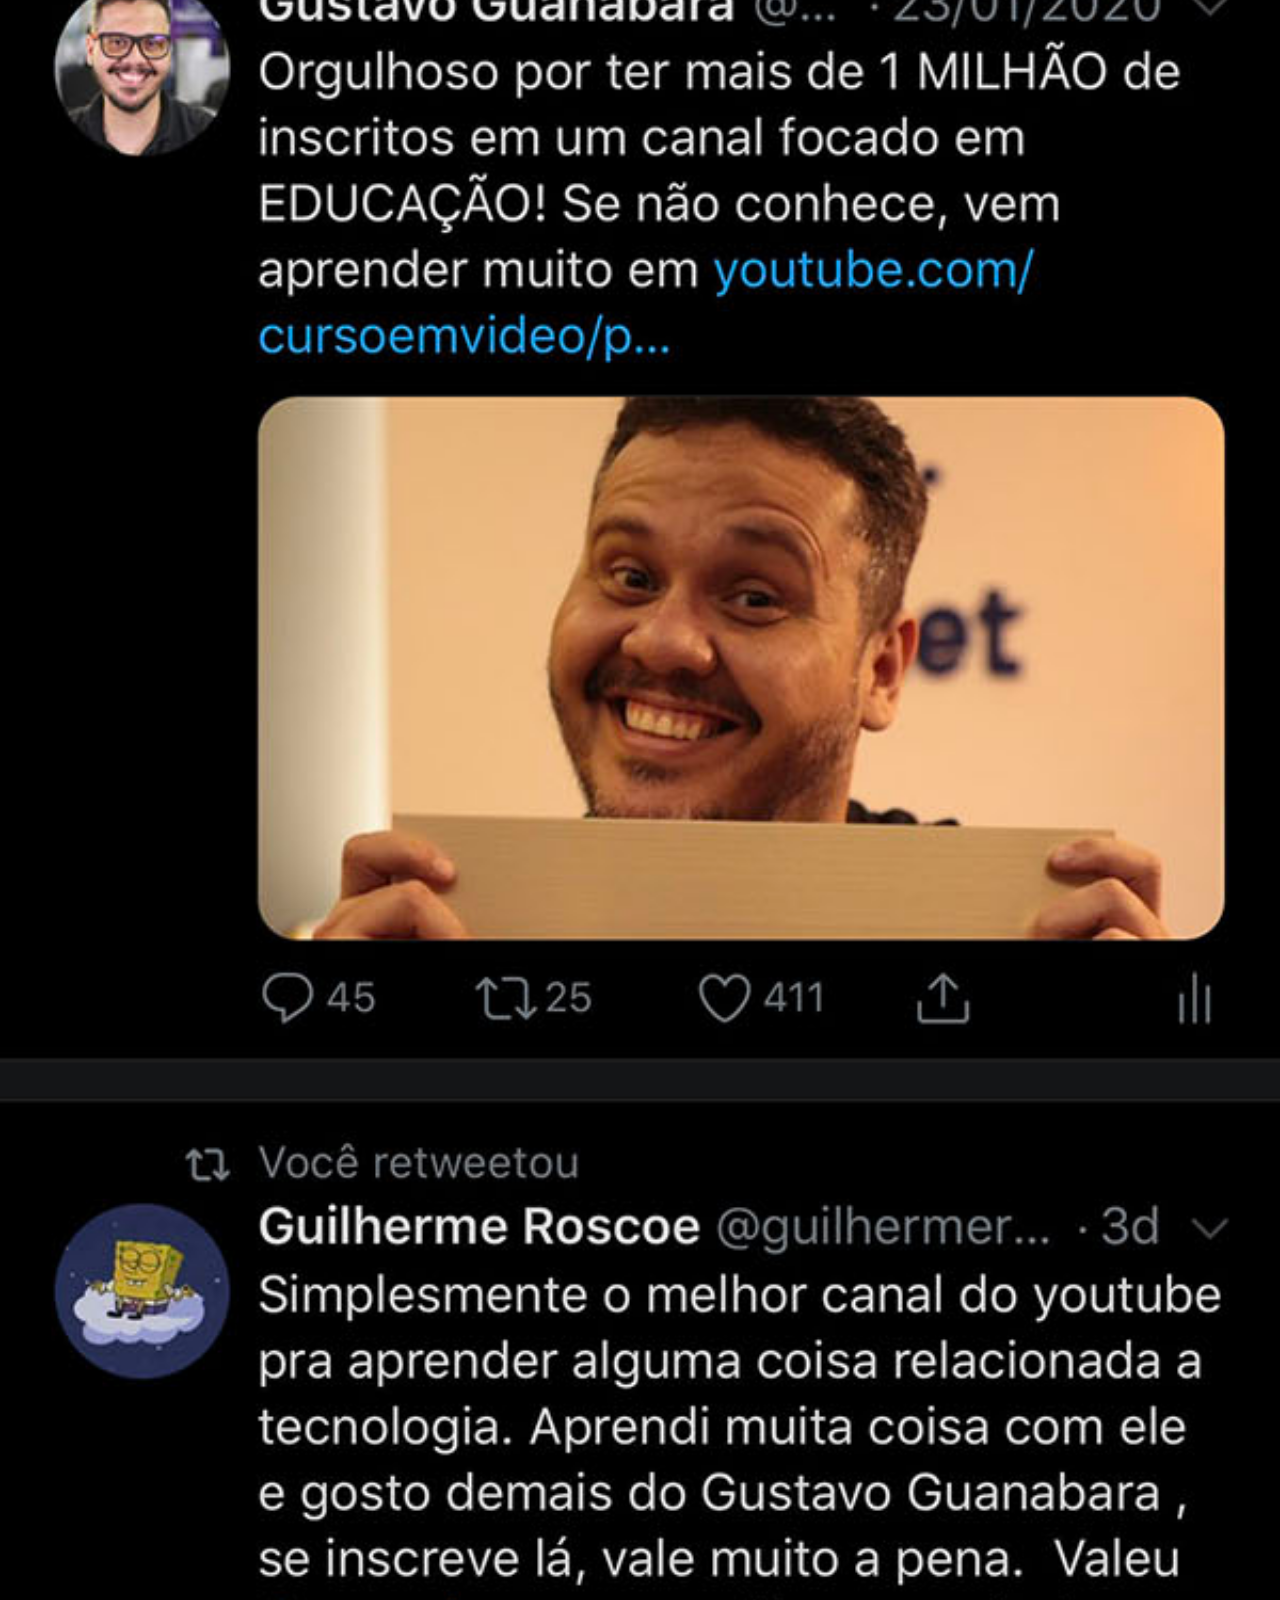
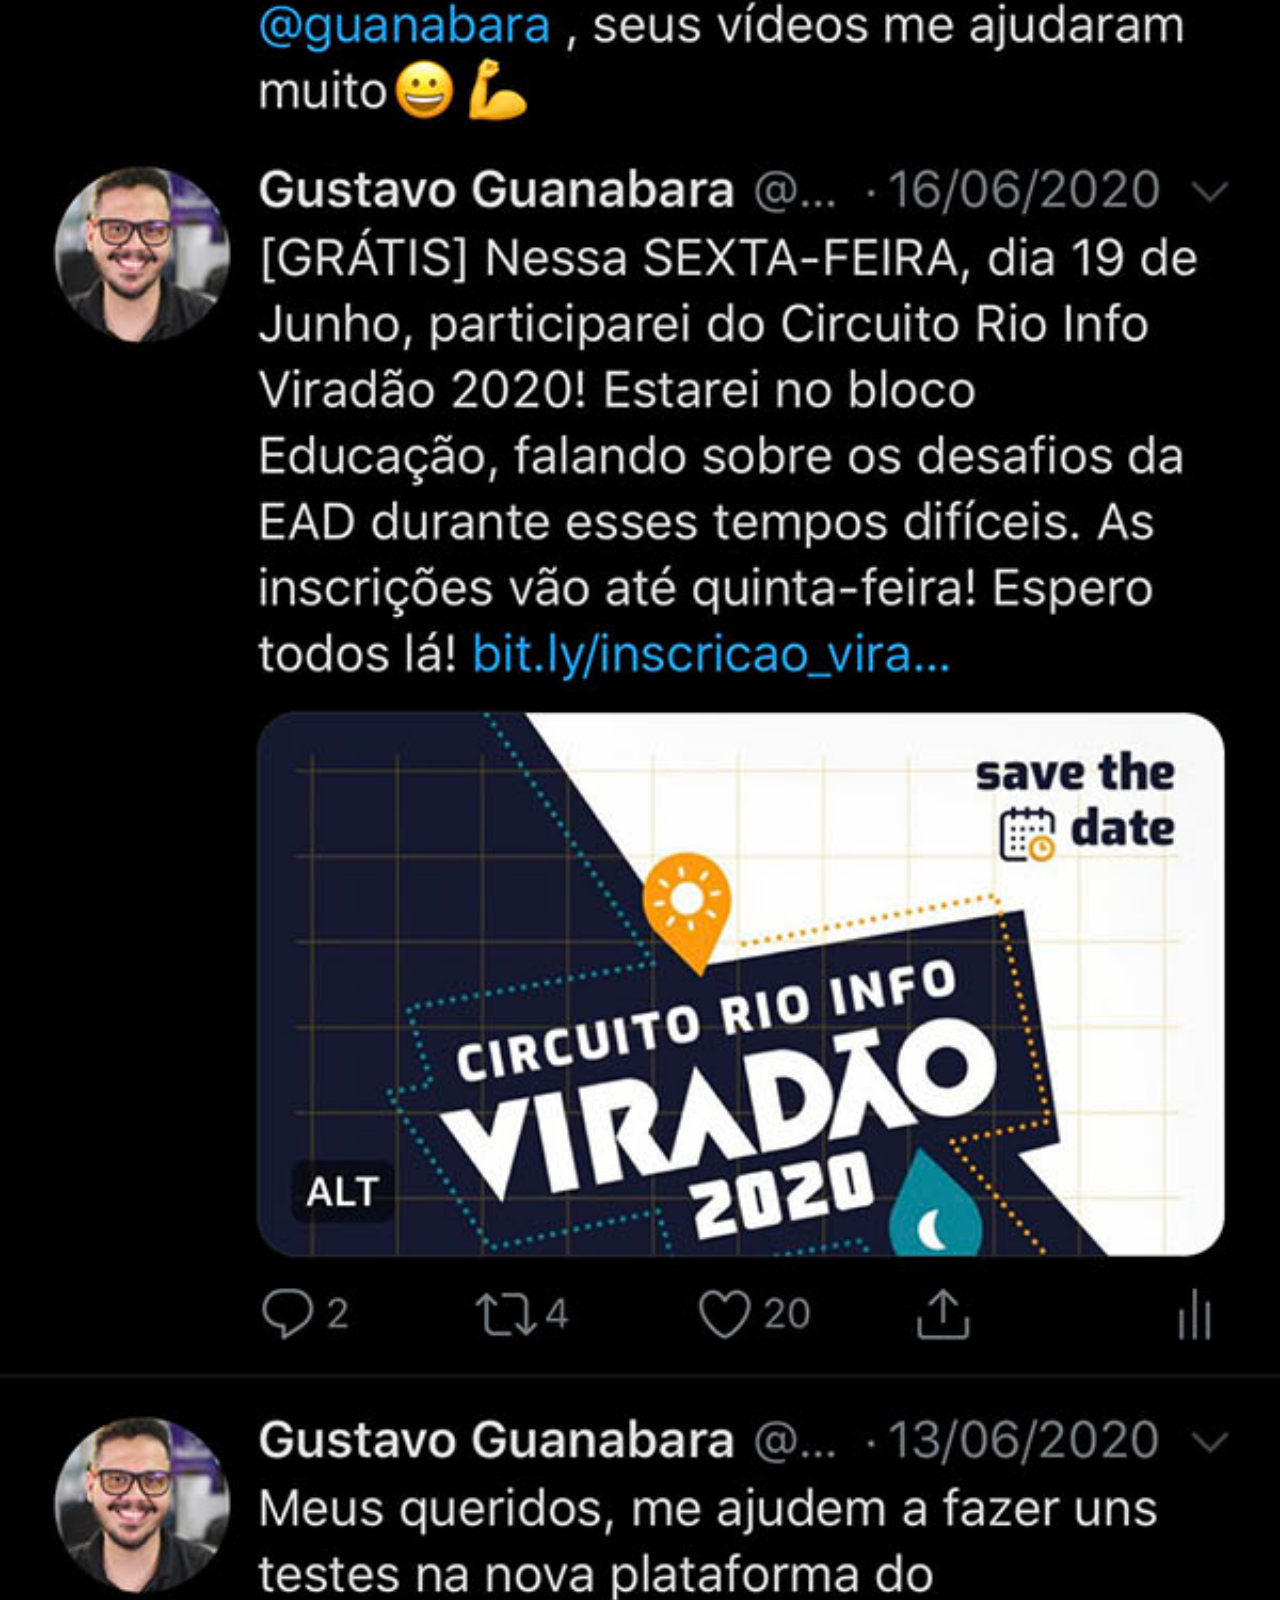
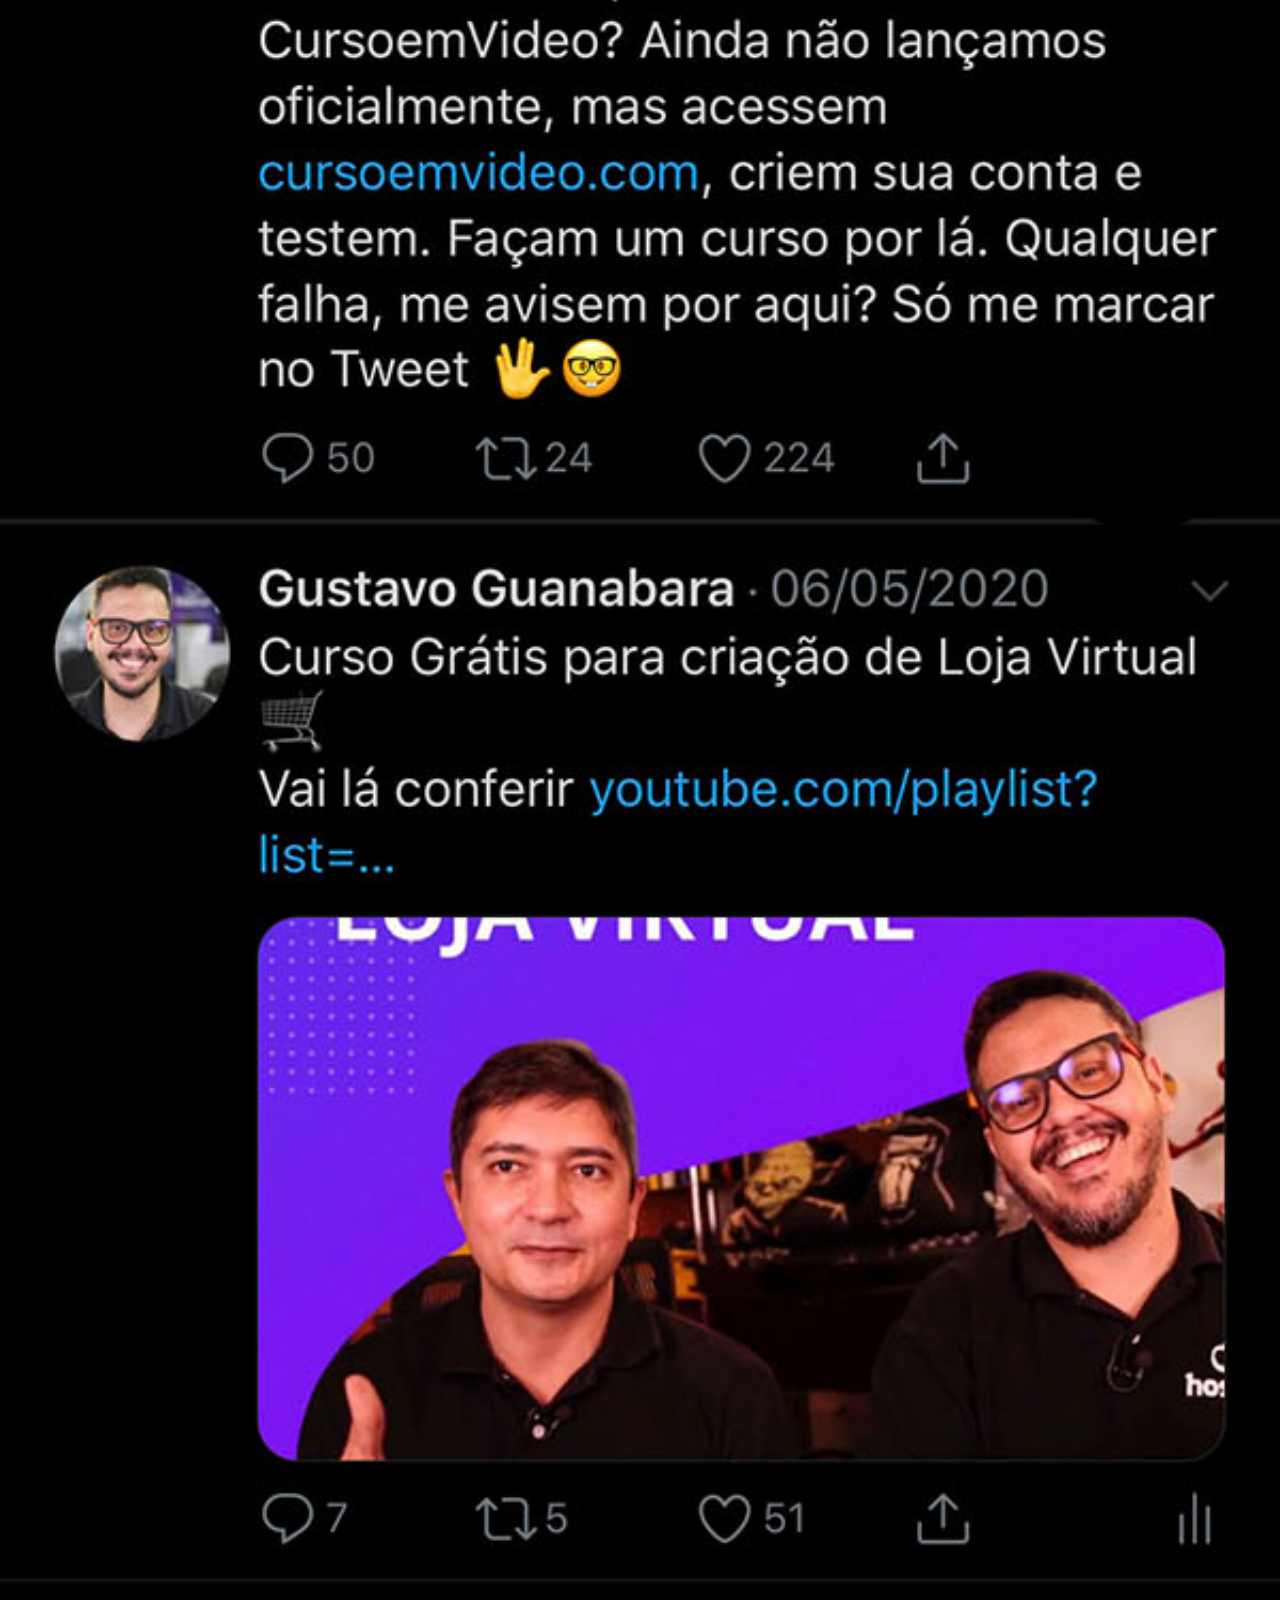
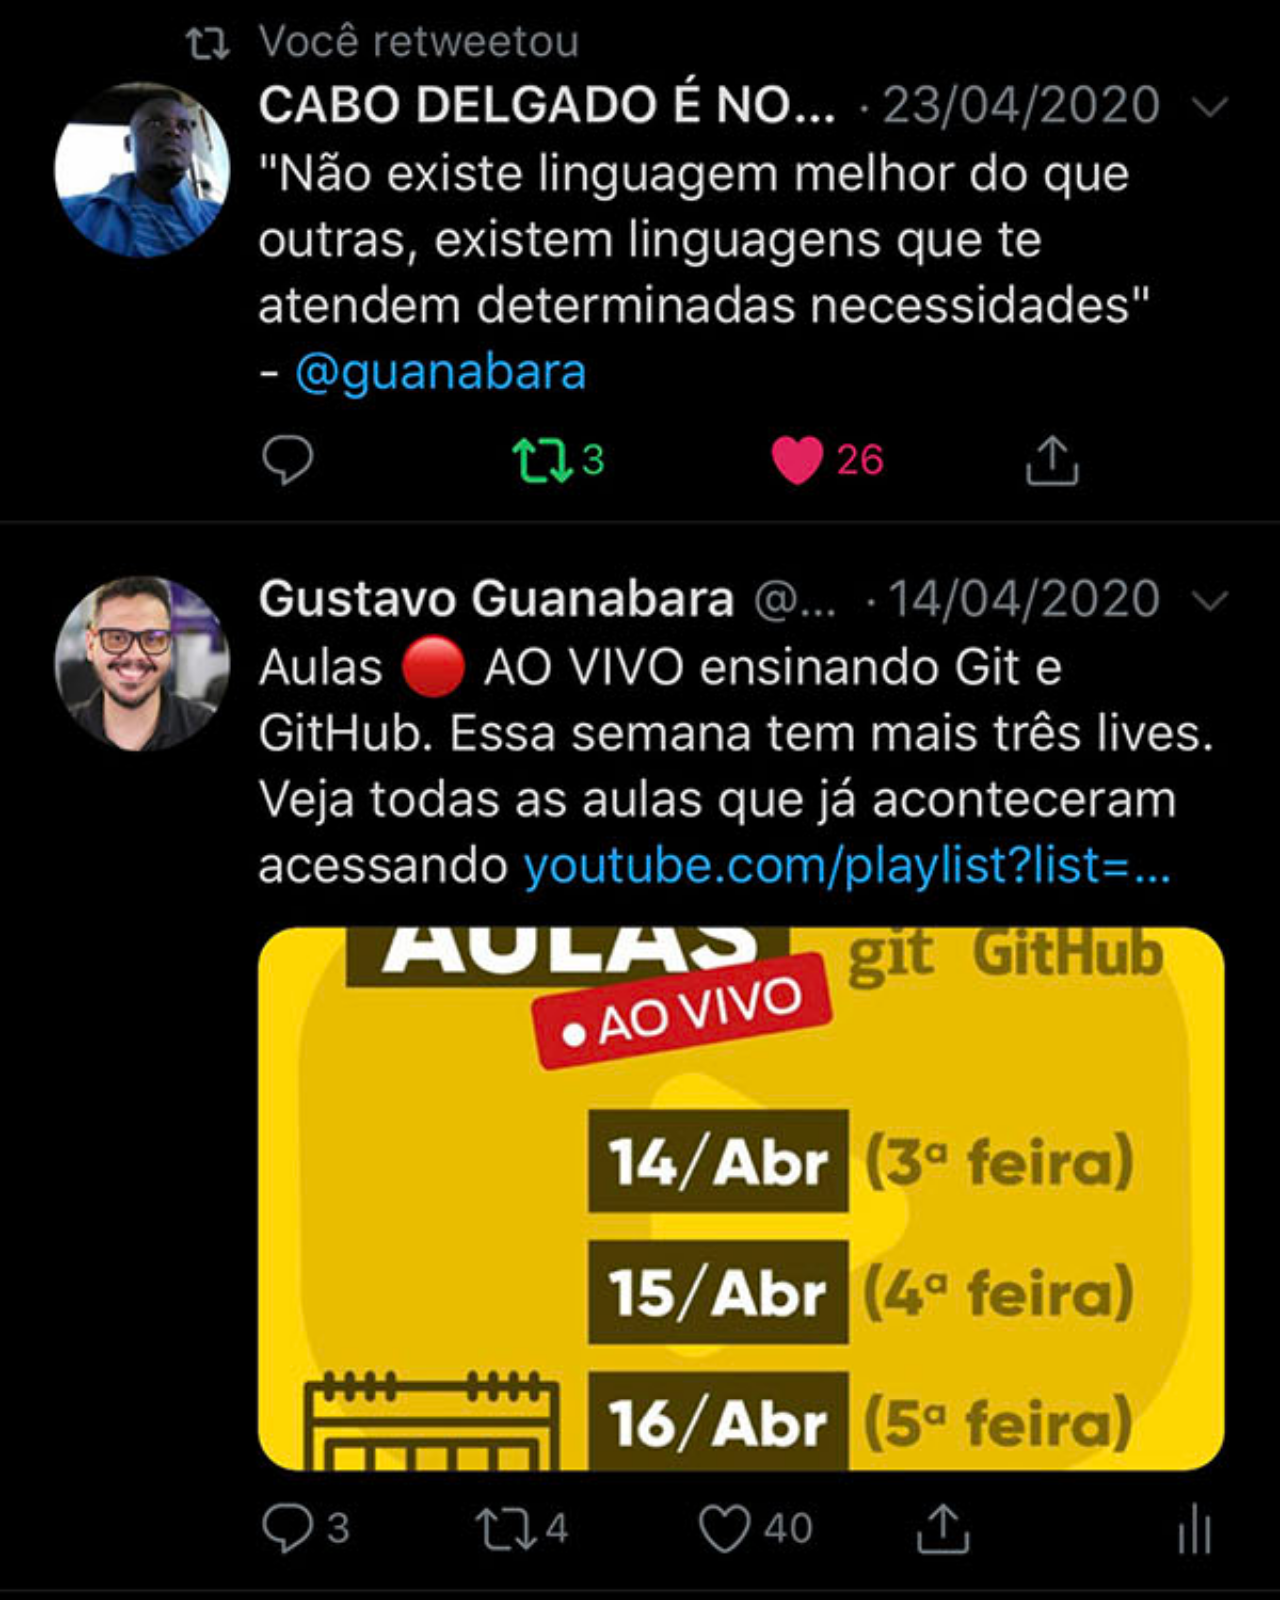
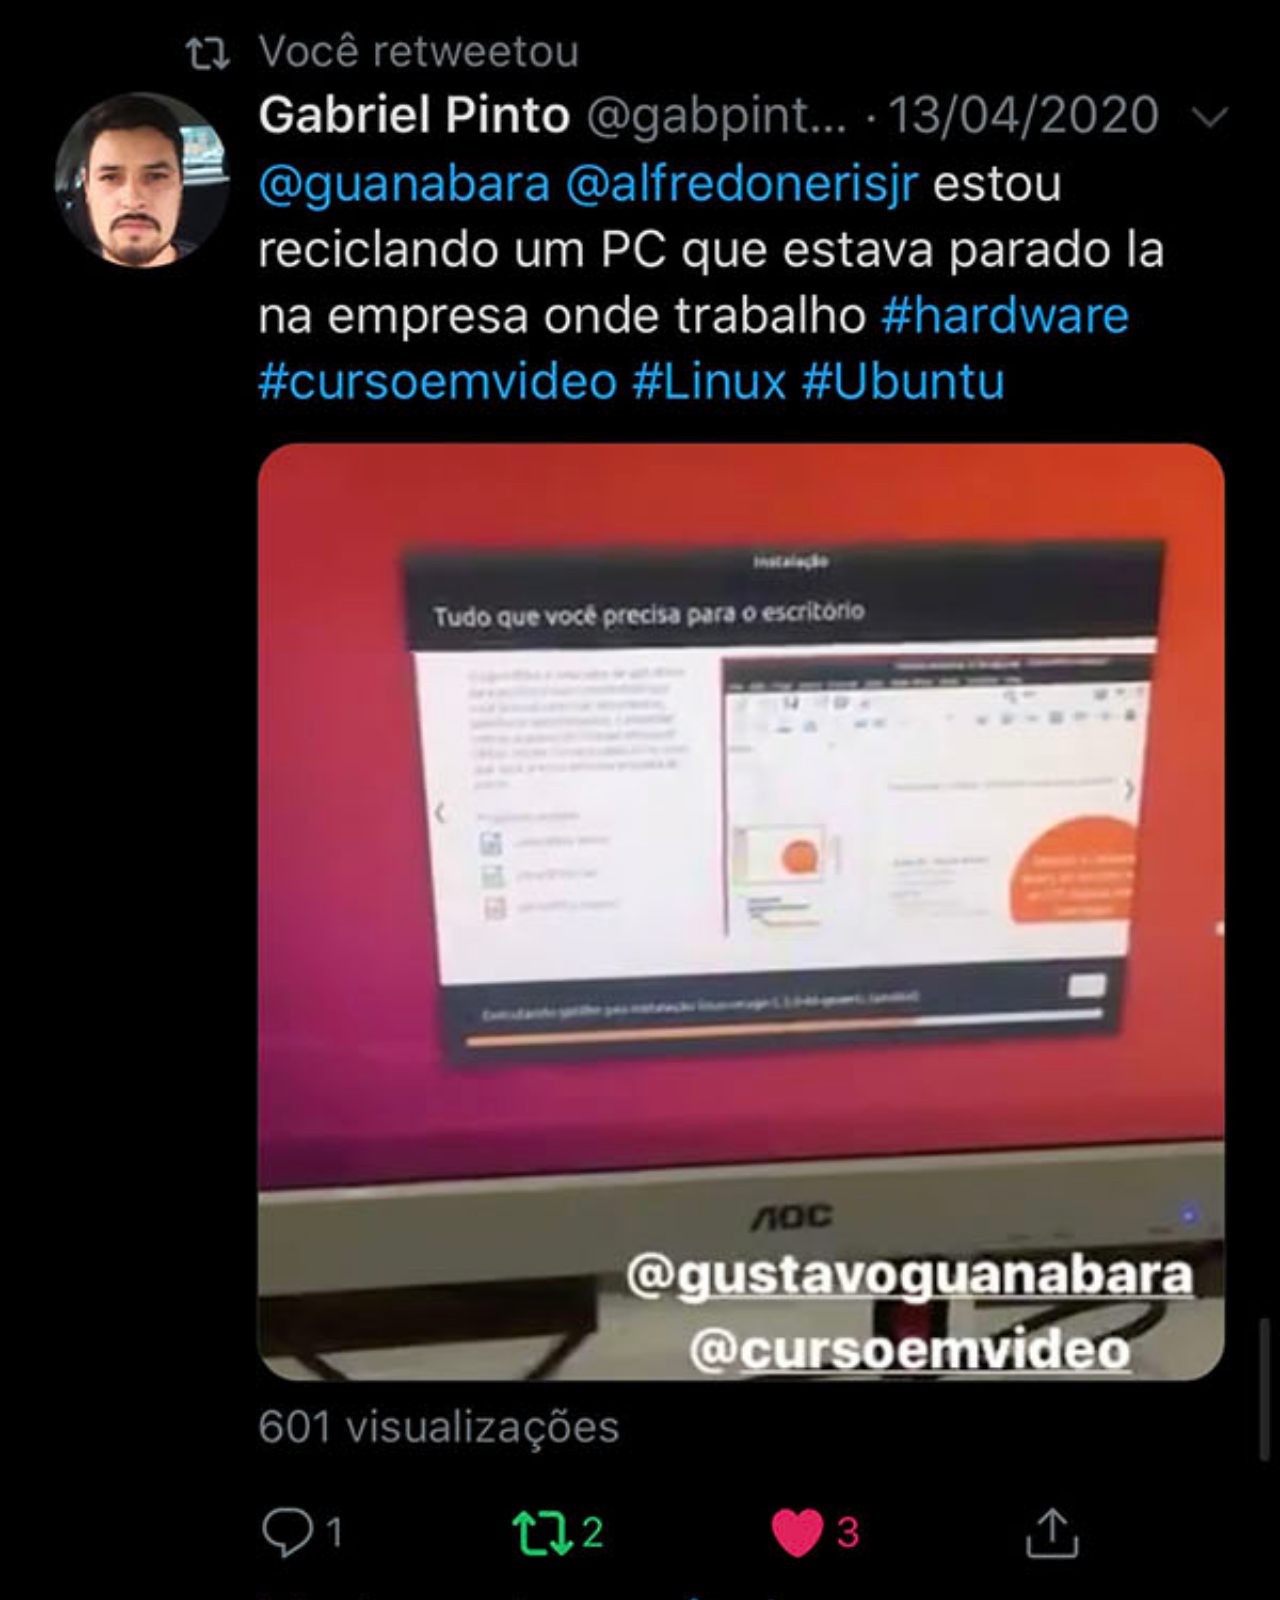
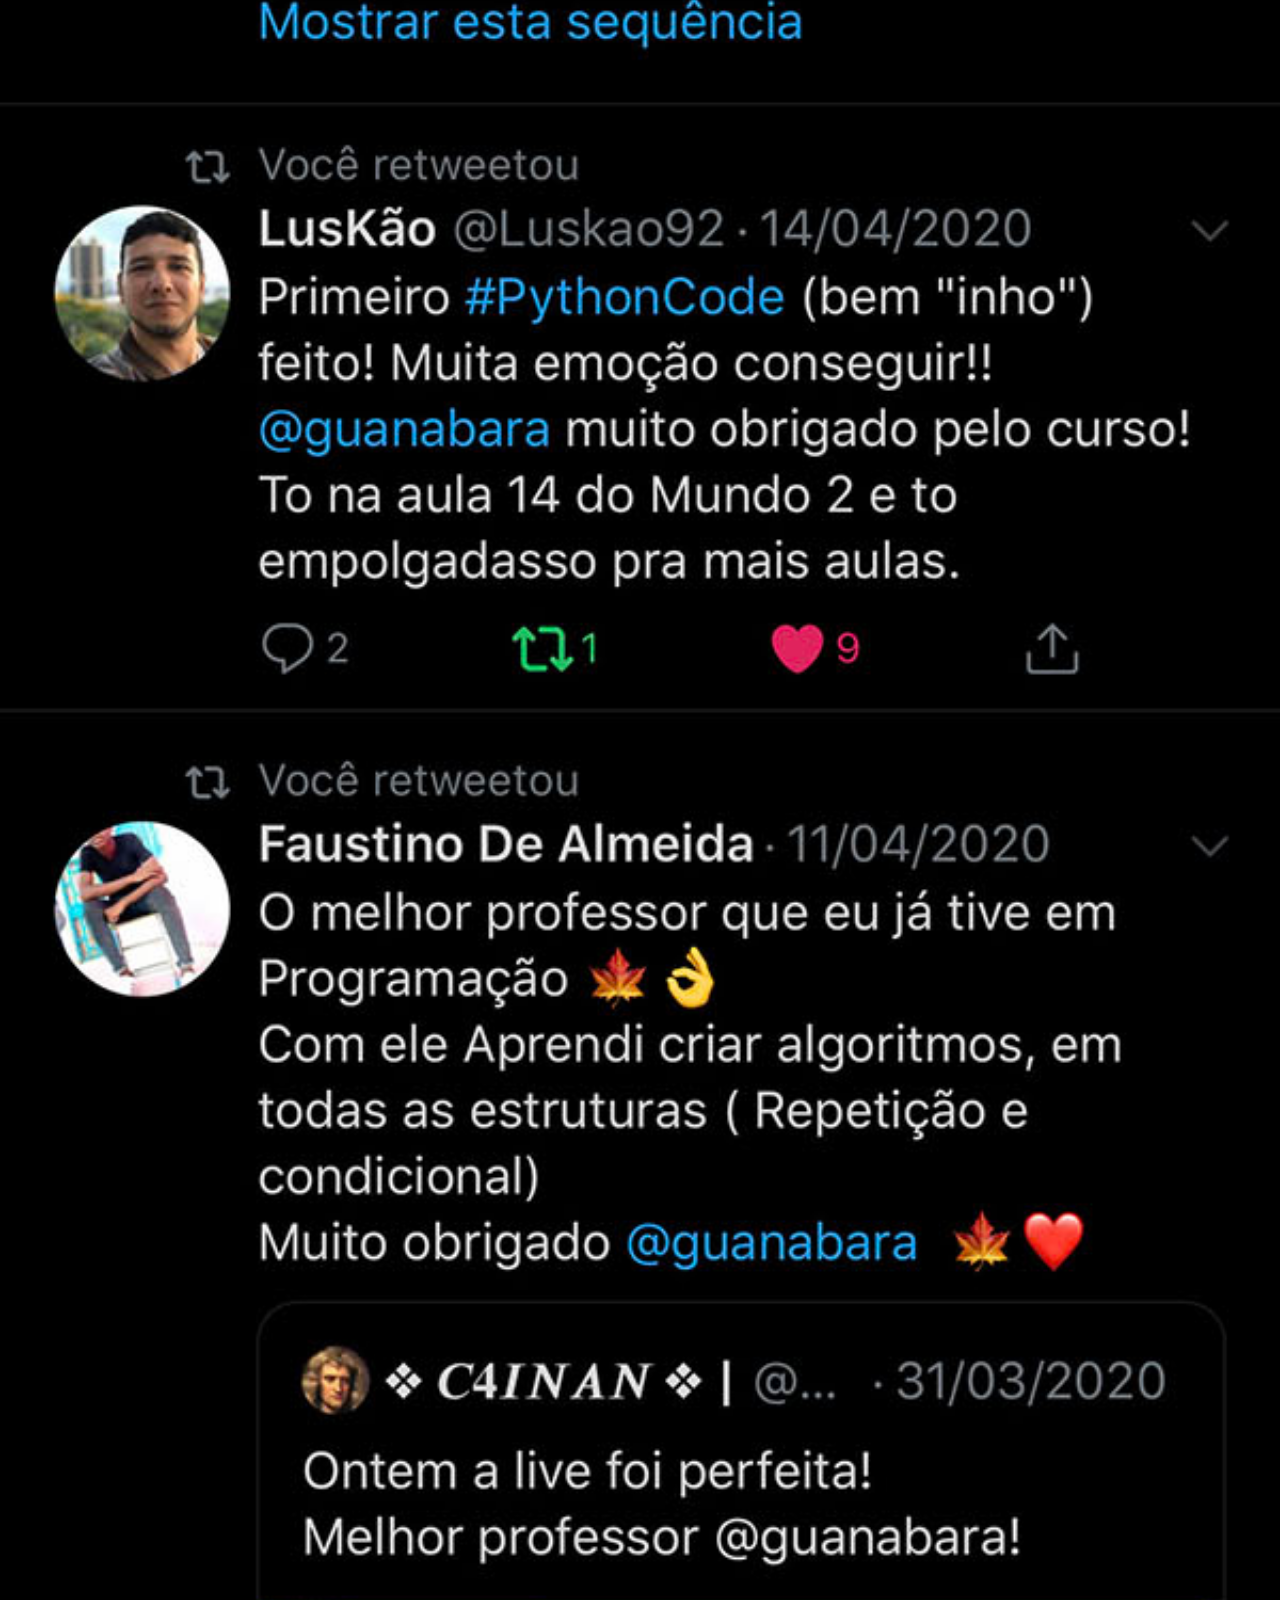
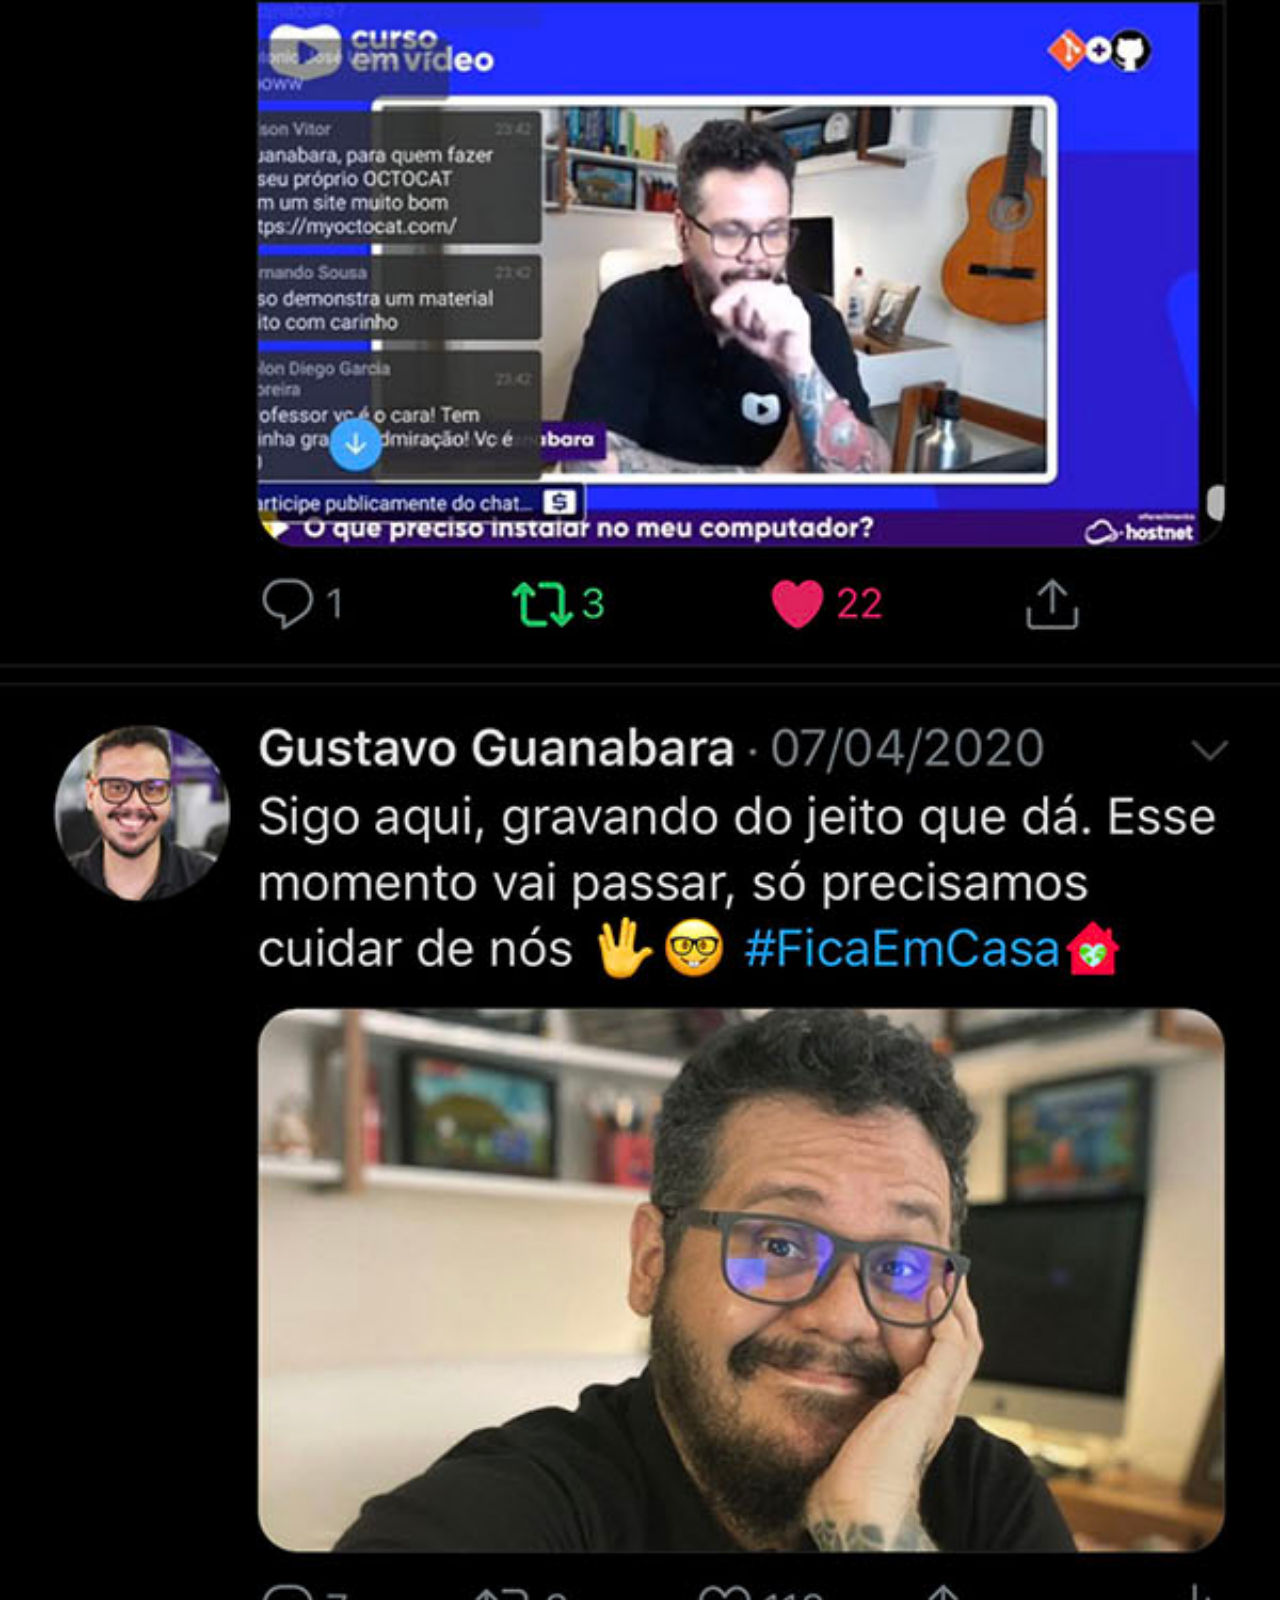
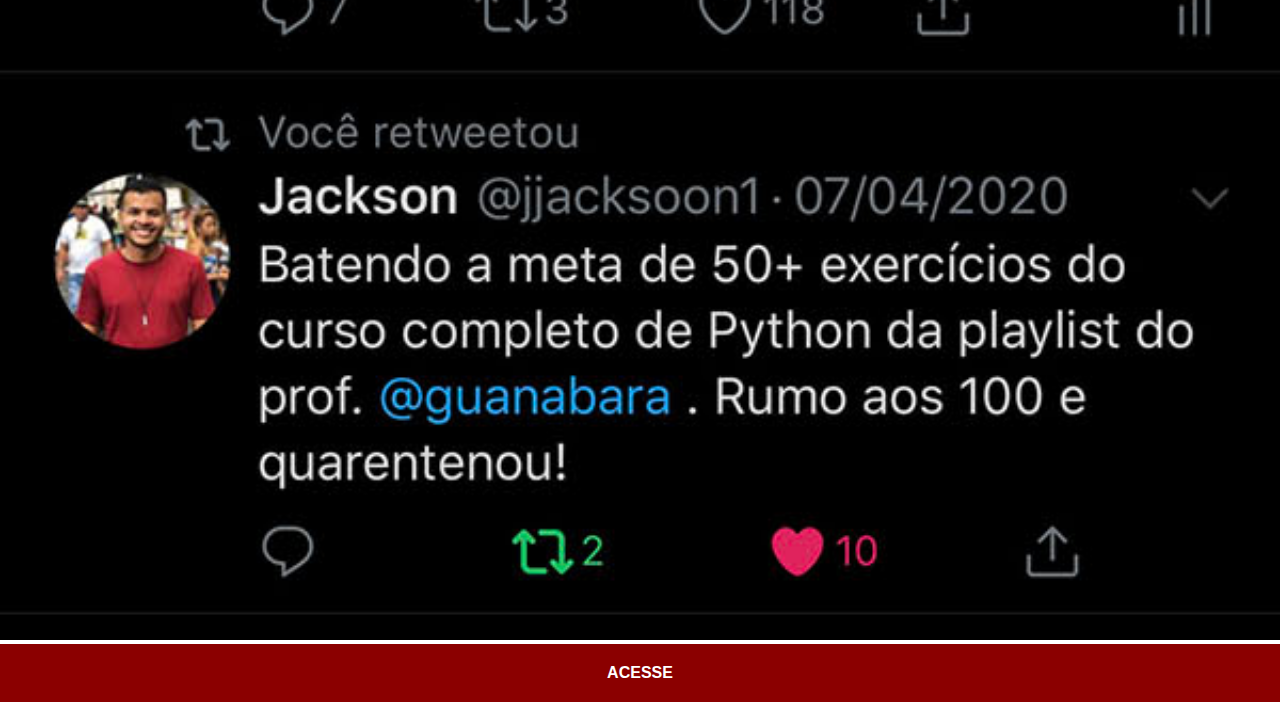
<file: twitter.html>
<!DOCTYPE html>
<html lang="pt-br">
<head>
    <meta charset="UTF-8">
    <meta name="viewport" content="width=device-width, initial-scale=1.0">
    <title>twitter</title>
    <link rel="stylesheet" href="estilos/social.css">
</head>
<body>
    <img src="imagens/tela-twitter.jpg" alt="twitter">
    <a href="https://twitter.com/bg_marcello" target="_blank">ACESSE</a>
</body>
</html>
</file>
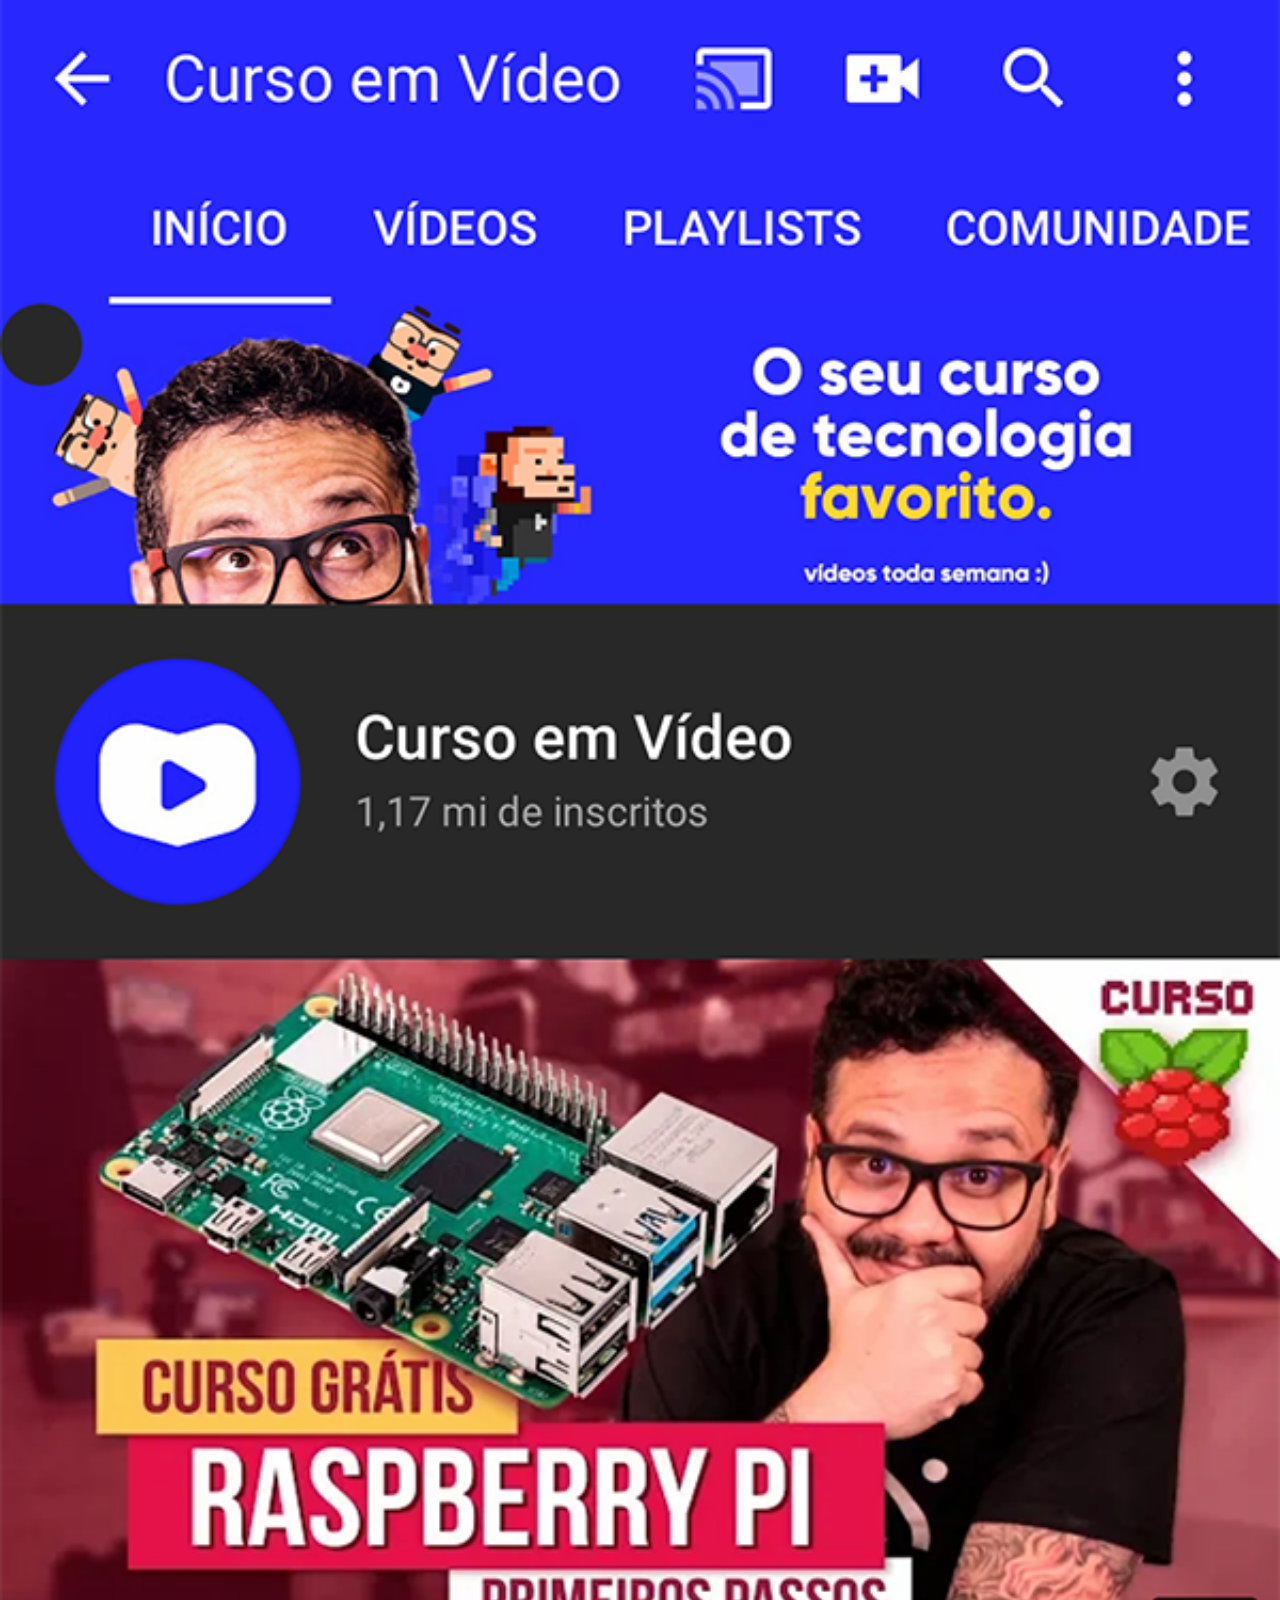
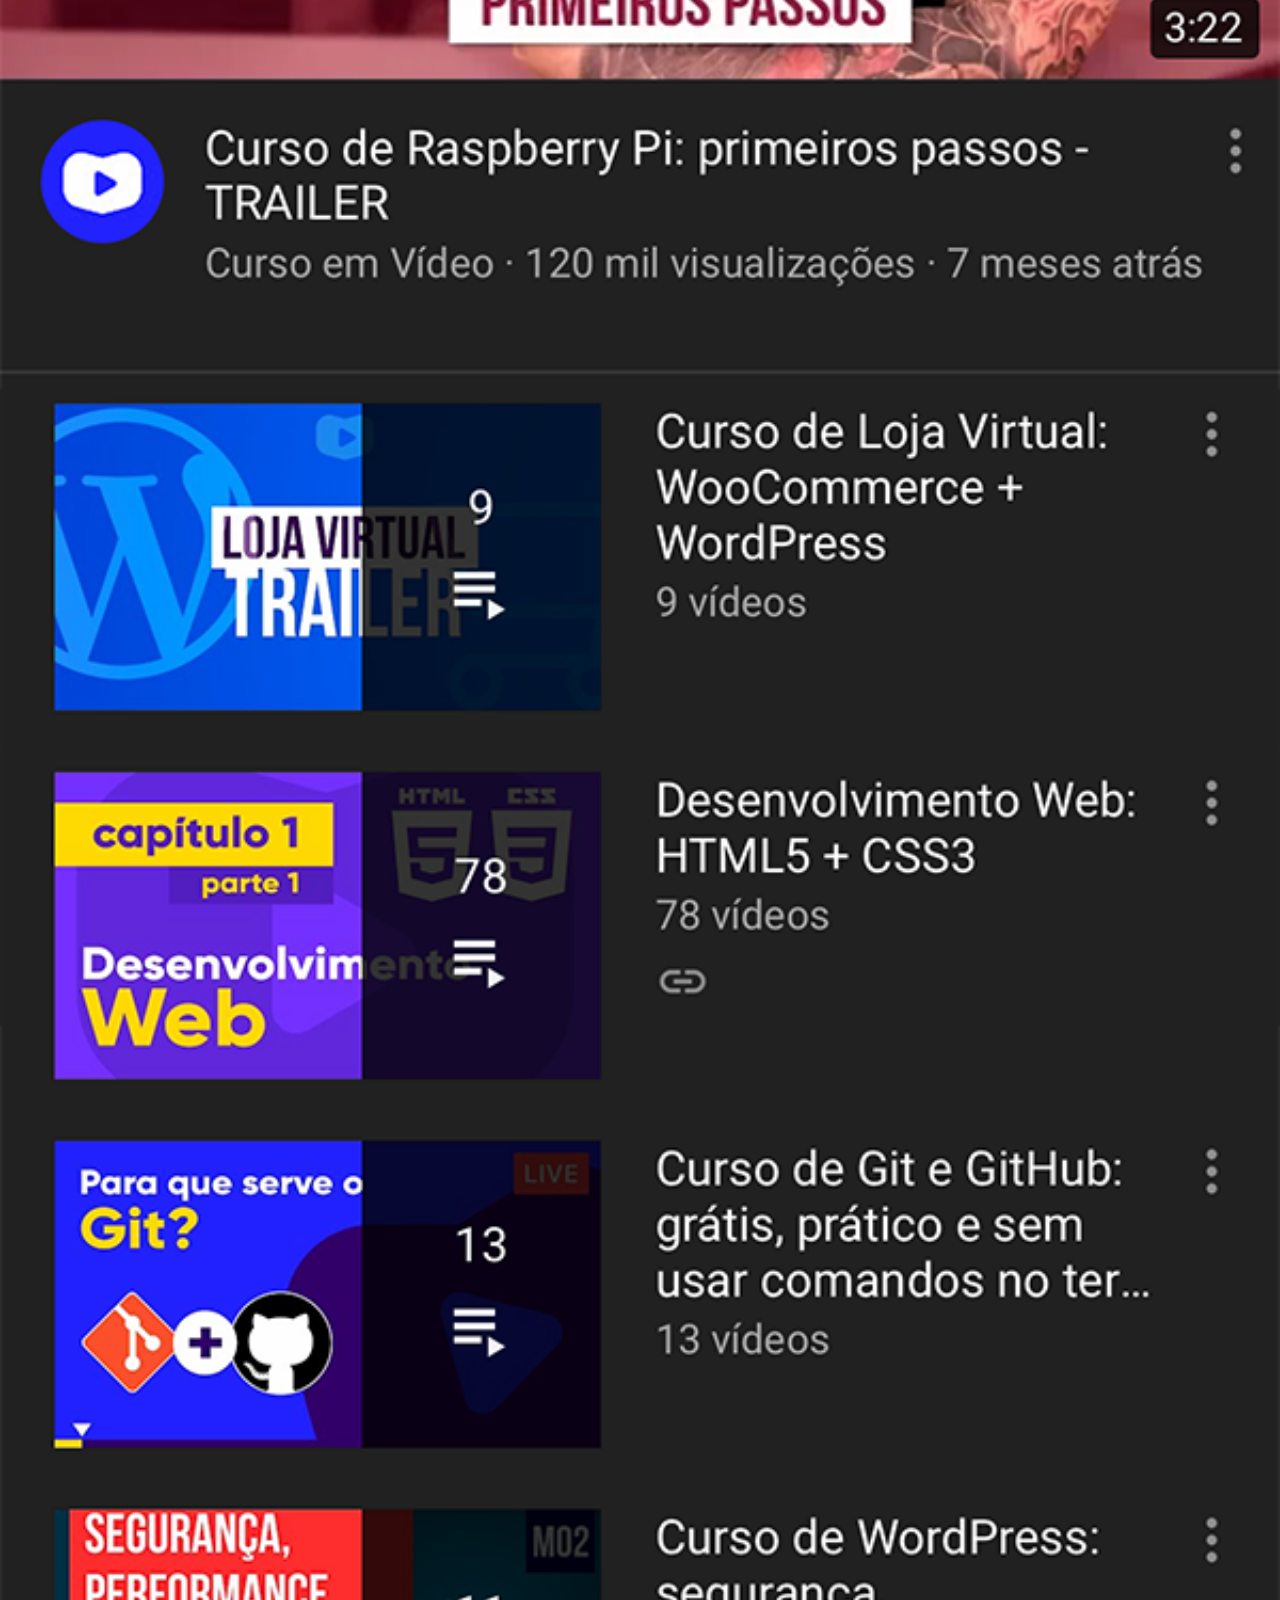
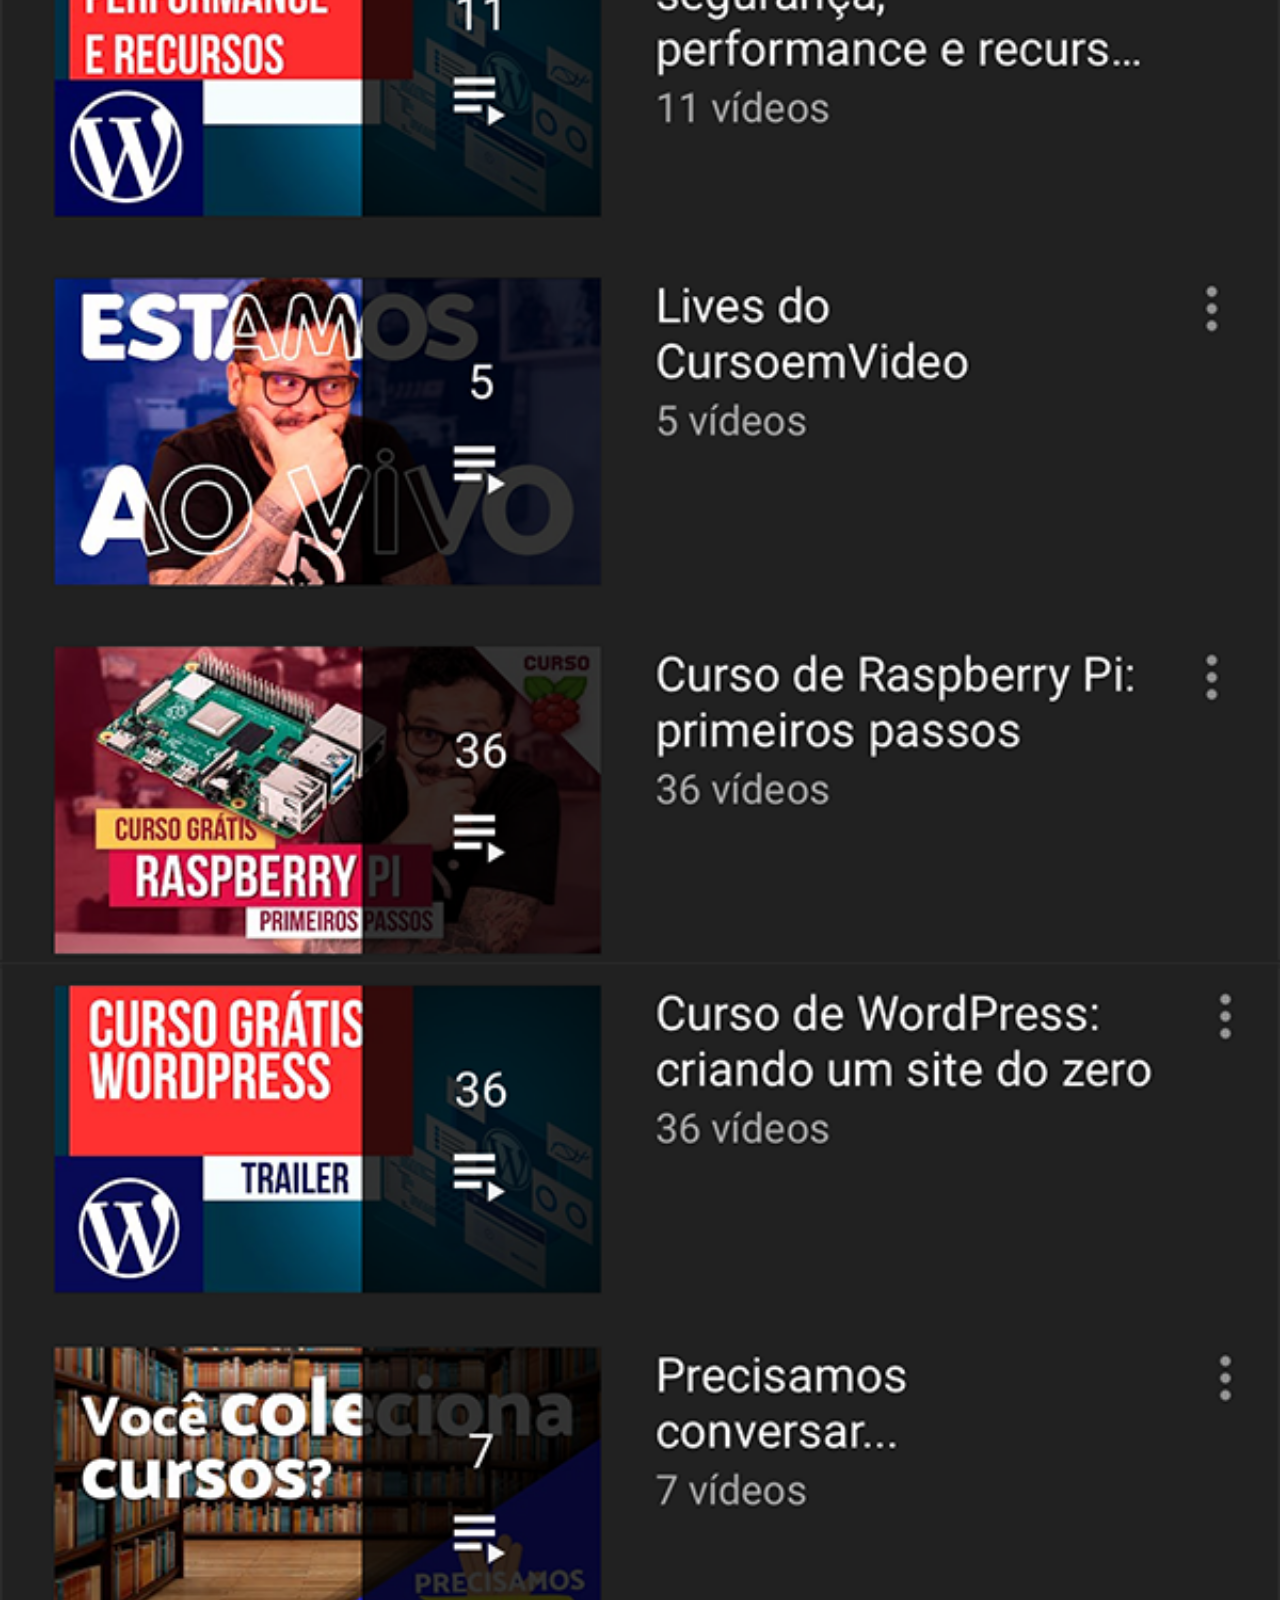
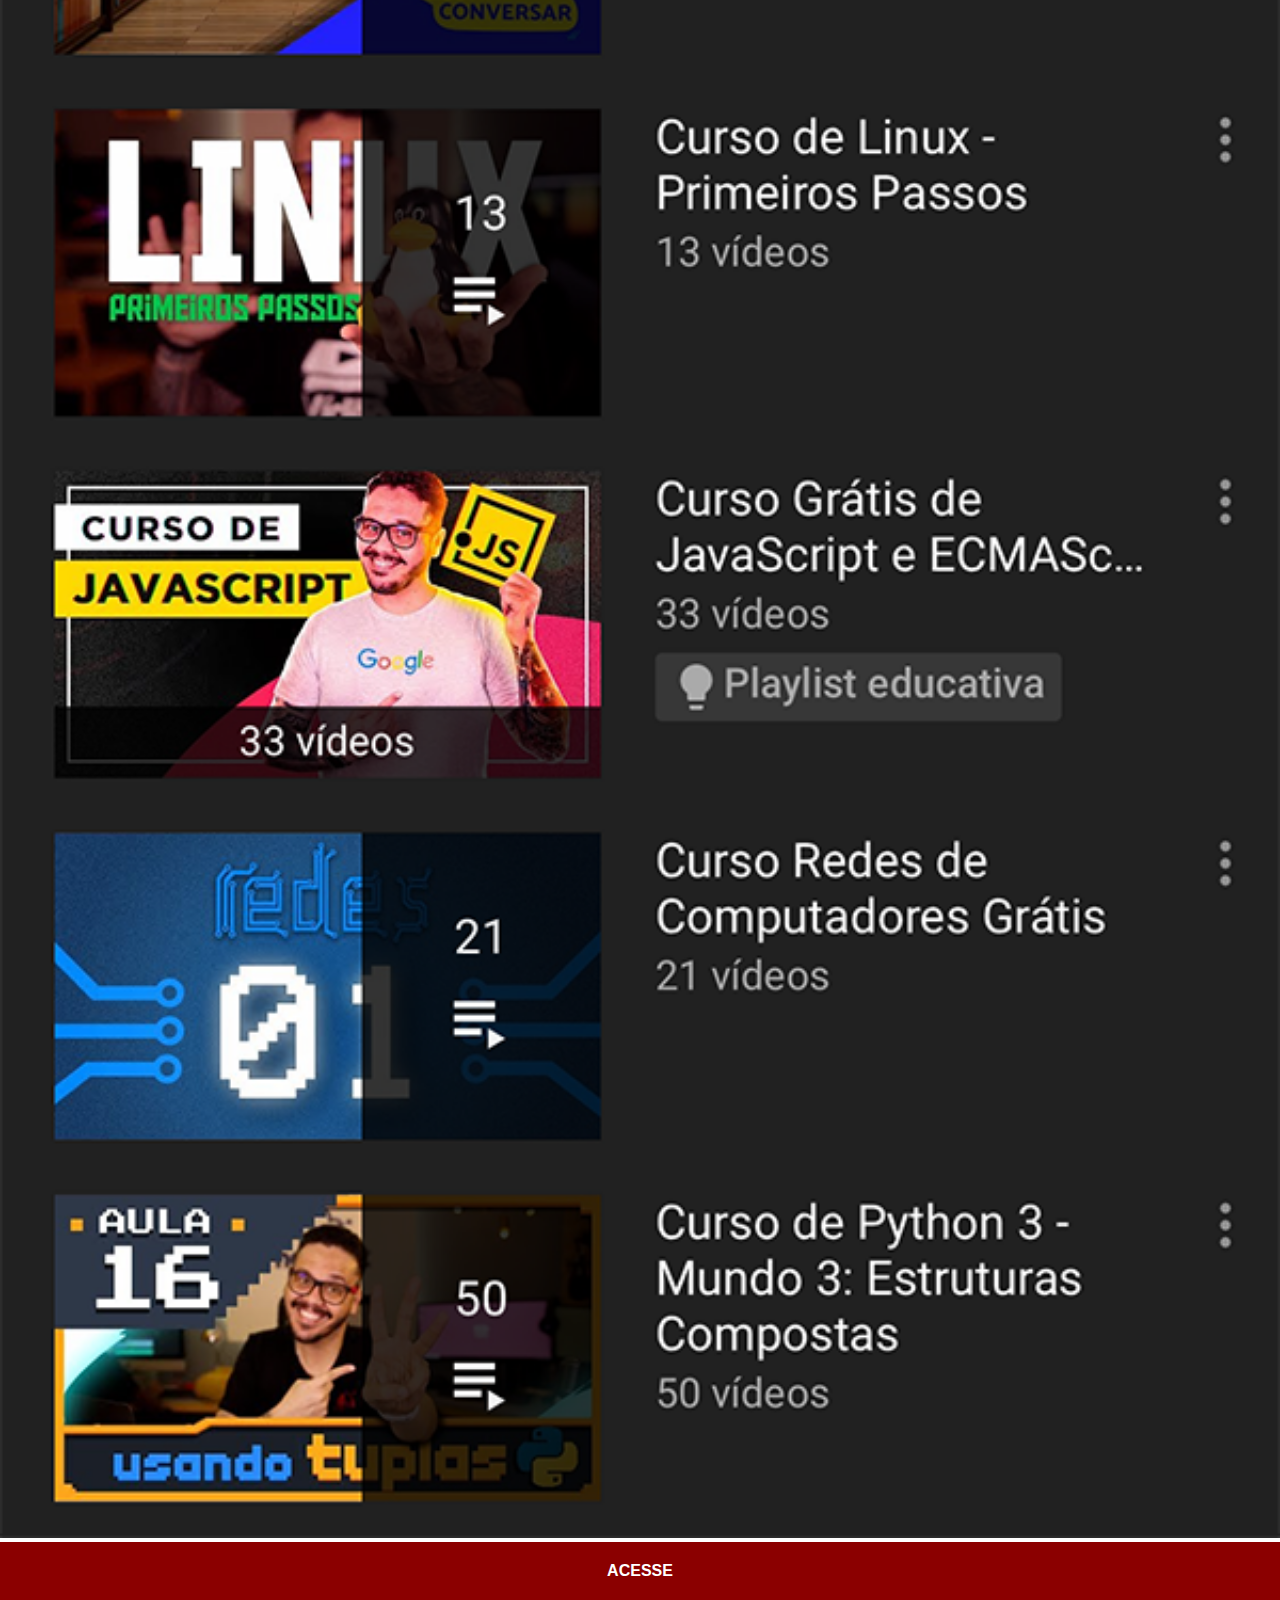
<file: youtube.html>
<!DOCTYPE html>
<html lang="pt-br">
<head>
    <meta charset="UTF-8">
    <meta name="viewport" content="width=device-width, initial-scale=1.0">
    <title>Youtube</title>
   <link rel="stylesheet" href="estilos/social.css">
</head>
<body>
    <img src="imagens/tela-youtube.png" alt="Youtube">
    <a href="https://www.youtube.com/channel/UCd9biSPeqthv5HUH3jy-qBA" target="_blank">ACESSE</a>
</body>
</html>
</file>
<file: estilos/style.css>
@charset "UTF-8";

*{
    margin: 0%;
    padding: 0%;
    font-family: Arial, Helvetica, sans-serif;
}
html, body{
    height: 100vh;
    width: 100vw;
    background-color: black;
}
body{
    background: url(../imagens/fundo-madeira.jpg) no-repeat top center;
    background-size: cover;
    background-attachment: fixed;


}
main{
    position: relative;
    height: 100vh;
    
}
section#telefone{
    position: absolute;
    top: 50%;
    left: 50%;
    transform: translate(-50%, -50%);
    height: 627px;
    width: 311px;
    background: url(../imagens/frame-iphone.png) no-repeat;
     
    
}
iframe#tela{
    position: relative;
    top: 80px;
    left: 22px;
    width: 267px;
    height: 471px;
}
section#redes-sociais{
    text-align: right;
}
section#redes-sociais img{
    width: 50px;
    margin: 10px;
    border-radius: 50%;
    box-shadow: 2px 2px 5px rgba(0, 0, 0, 0.411);
    box-sizing: border-box;
}
section#redes-sociais img:hover{
    border: 2px solid rgba(255, 255, 255, 0.603);
    transform: translate(-3px, -3px);
    box-shadow: 5px 5px 10px rgba(0, 0, 0, 0.6);
    transition: transform 0.3s, border 1s;
}
</file>
<file: estilos/social.css>
@charset "UTF-8";

*{
    margin: 0%;
    padding: 0%;
    font-family: Arial, Helvetica, sans-serif;
}
::-webkit-scrollbar{
    width: 0px;
    height: 0px;
}
img{
    width: 100vw;
}
a{
    display: block;
    background-color: darkred;
    color: white;
    padding: 20px;
    text-align: center;
    font-weight: bolder;
    text-decoration: none;

}
a:hover{
    background-color: red;
}
</file>
